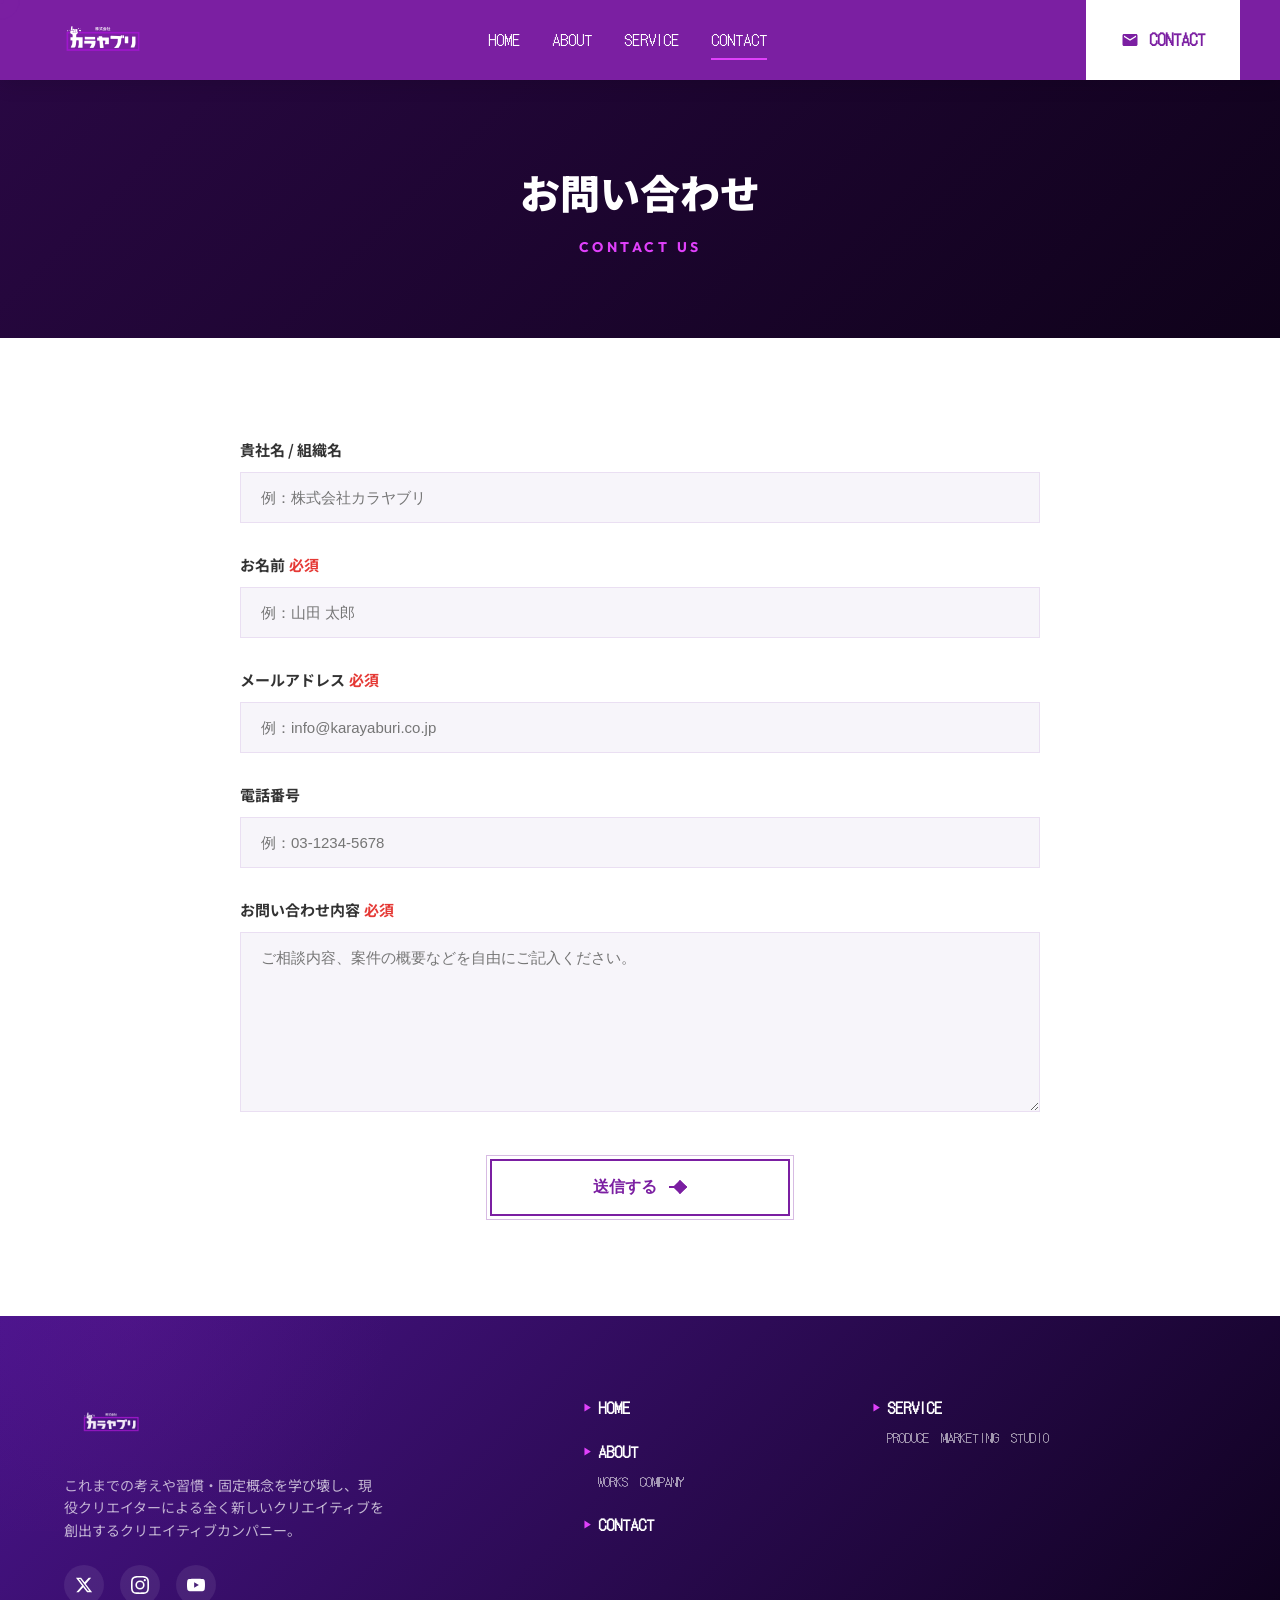
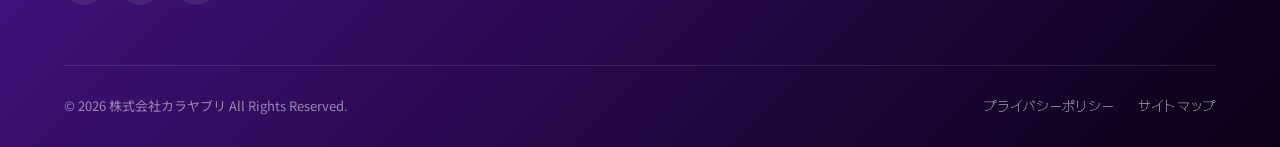
<file: contact.html>
<!DOCTYPE html>
<html lang="ja">
<head>
  <meta charset="UTF-8">
  <meta name="viewport" content="width=device-width, initial-scale=1.0">
  <title>お問い合わせ | 株式会社カラヤブリ</title>
  <meta name="description" content="株式会社カラヤブリへのお問い合わせページです。SNSプロデュース、マーケティング、映像制作のご相談など、お気軽にお問い合わせください。">
  <link rel="stylesheet" href="css/common.css?v=20260608">
  <link rel="stylesheet" href="css/pages.css?v=20260608">
</head>
<body>

  <!-- --- HEADER --- -->
  <header class="header">
    <div class="header-container">
      <a href="index.html" class="logo-link">
        <img src="assets/images/logo_outline.png" alt="株式会社カラヤブリ" class="logo-img">
      </a>
      
      <button class="hamburger-btn" aria-label="メニューを開く">
        <span></span>
        <span></span>
        <span></span>
      </button>

      <nav class="nav-menu">
        <div class="nav-item"><a href="index.html">HOME</a></div>
        <div class="nav-item"><a href="about.html">ABOUT</a></div>
        <div class="nav-item"><a href="service.html">SERVICE</a></div>
        <div class="nav-item active"><a href="contact.html">CONTACT</a></div>
        <a href="contact.html" class="nav-item-contact" style="display: none;">CONTACT</a>
      </nav>

      <a href="contact.html" class="header-contact-btn">
        <svg viewBox="0 0 24 24">
          <path d="M20 4H4c-1.1 0-1.99.9-1.99 2L2 18c0 1.1.9 2 2 2h16c1.1 0 2-.9 2-2V6c0-1.1-.9-2-2-2zm0 4l-8 5-8-5V6l8 5 8-5v2z"/>
        </svg>
        <span>CONTACT</span>
      </a>
    </div>
  </header>

  <!-- --- SUBPAGE HERO --- -->
  <section class="subpage-hero">
    <div class="container">
      <h1 class="subpage-title">お問い合わせ</h1>
      <p class="subpage-subtitle">Contact Us</p>
    </div>
  </section>

  <!-- --- CONTACT FORM SECTION --- -->
  <section class="contact-form-sec section-padding">
    <div class="container">
      <div class="contact-layout reveal-fade">
        <form id="contact-form" novalidate>
          <div class="form-group">
            <label for="form-company">貴社名 / 組織名</label>
            <input type="text" id="form-company" class="form-control" placeholder="例：株式会社カラヤブリ">
          </div>

          <div class="form-group">
            <label for="form-name">お名前<span>必須</span></label>
            <input type="text" id="form-name" class="form-control" placeholder="例：山田 太郎" required>
          </div>

          <div class="form-group">
            <label for="form-email">メールアドレス<span>必須</span></label>
            <input type="email" id="form-email" class="form-control" placeholder="例：info@karayaburi.co.jp" required>
          </div>

          <div class="form-group">
            <label for="form-phone">電話番号</label>
            <input type="tel" id="form-phone" class="form-control" placeholder="例：03-1234-5678">
          </div>

          <div class="form-group">
            <label for="form-message">お問い合わせ内容<span>必須</span></label>
            <textarea id="form-message" class="form-control" placeholder="ご相談内容、案件の概要などを自由にご記入ください。" required></textarea>
          </div>

          <div class="form-submit-wrap">
            <button type="submit" class="btn-yaburi form-submit-btn">
              <span>送信する</span>
              <span class="arrow"></span>
            </button>
          </div>
        </form>
      </div>
    </div>
  </section>

  <!-- --- SUCCESS MODAL --- -->
  <div class="modal-overlay" id="success-modal">
    <div class="modal-content">
      <div class="modal-icon">
        <svg viewBox="0 0 24 24">
          <path d="M9 16.17L4.83 12l-1.42 1.41L9 19 21 7l-1.41-1.41z"/>
        </svg>
      </div>
      <h3 class="modal-title">送信完了いたしました</h3>
      <p class="modal-text">
        お問い合わせいただきありがとうございます。<br>
        ご入力いただいたメールアドレス宛に自動返信メールをお送りしました。<br>
        担当者より2〜3営業日以内に追ってご連絡いたします。
      </p>
      <button class="btn-yaburi small-btn" id="close-modal" style="margin: 0 auto;">
        <span>閉じる</span>
      </button>
    </div>
  </div>

  <!-- --- FOOTER --- -->
  <footer class="footer">
    <div class="container">
      <div class="footer-main">
        <div class="footer-brand">
          <img src="assets/images/logo_outline.png" alt="株式会社カラヤブリ" class="footer-logo">
          <p class="desc">
            これまでの考えや習慣・固定概念を学び壊し、現役クリエイターによる全く新しいクリエイティブを創出するクリエイティブカンパニー。
          </p>
          <div class="footer-socials">
            <a href="#" class="footer-social-link" aria-label="X">
              <svg viewBox="0 0 24 24"><path d="M18.244 2.25h3.308l-7.227 8.26 8.502 11.24H16.17l-5.214-6.817L4.99 21.75H1.68l7.73-8.835L1.254 2.25H8.08l4.713 6.231zm-1.161 17.52h1.833L7.084 4.126H5.117z"/></svg>
            </a>
            <a href="#" class="footer-social-link" aria-label="Instagram">
              <svg viewBox="0 0 24 24"><path d="M12 2.163c3.204 0 3.584.012 4.85.07 3.252.148 4.771 1.691 4.919 4.919.058 1.265.069 1.645.069 4.849 0 3.205-.012 3.584-.069 4.849-.149 3.225-1.664 4.771-4.919 4.919-1.266.058-1.644.07-4.85.07-3.204 0-3.584-.012-4.849-.07-3.26-.149-4.771-1.699-4.919-4.92-.058-1.265-.07-1.644-.07-4.849 0-3.204.013-3.583.07-4.849.149-3.227 1.664-4.771 4.919-4.919 1.266-.057 1.645-.069 4.849-.069zM12 0C8.741 0 8.333.014 7.053.072 2.695.272.273 2.69.073 7.051.014 8.333 0 8.741 0 12c0 3.259.014 3.668.072 4.948.2 4.358 2.618 6.78 6.98 6.98 1.281.058 1.689.072 4.948.072 3.259 0 3.668-.014 4.948-.072 4.354-.2 6.782-2.618 6.979-6.98.059-1.28.073-1.689.073-4.948 0-3.259-.014-3.667-.072-4.947-.196-4.354-2.617-6.78-6.979-6.98C15.668.014 15.259 0 12 0zm0 5.838a6.162 6.162 0 100 12.324 6.162 6.162 0 000-12.324zM12 16a4 4 0 110-8 4 4 0 010 8zm6.406-11.845a1.44 1.44 0 100 2.881 1.44 1.44 0 000-2.881z"/></svg>
            </a>
            <a href="#" class="footer-social-link" aria-label="YouTube">
              <svg viewBox="0 0 24 24"><path d="M23.498 6.163a3.003 3.003 0 00-2.11-2.11C19.518 3.545 12 3.545 12 3.545s-7.518 0-9.388.508a3.003 3.003 0 00-2.11 2.11C0 8.033 0 12 0 12s0 3.967.502 5.837a3.003 3.003 0 002.11 2.11c1.87.508 9.388.508 9.388.508s7.518 0 9.388-.508a3.003 3.003 0 002.11-2.11C24 15.967 24 12 24 12s0-3.967-.502-5.837zM9.545 15.568V8.432L15.818 12l-6.273 3.568z"/></svg>
            </a>
          </div>
        </div>

        <!-- Hierarchy Links -->
        <div class="footer-hierarchy-col">
          <div class="footer-hierarchy-group">
            <a href="index.html" class="footer-hierarchy-parent">HOME</a>
          </div>
          <div class="footer-hierarchy-group">
            <a href="about.html" class="footer-hierarchy-parent">ABOUT</a>
            <div class="footer-hierarchy-children">
              <a href="about.html#works" class="footer-hierarchy-child">WORKS</a>
              <a href="about.html#company" class="footer-hierarchy-child">COMPANY</a>
            </div>
          </div>
          <div class="footer-hierarchy-group">
            <a href="contact.html" class="footer-hierarchy-parent">CONTACT</a>
          </div>
        </div>

        <div class="footer-hierarchy-col">
          <div class="footer-hierarchy-group">
            <a href="service.html" class="footer-hierarchy-parent">SERVICE</a>
            <div class="footer-hierarchy-children">
              <a href="service.html#produce" class="footer-hierarchy-child">PRODUCE</a>
              <a href="service.html#marketing" class="footer-hierarchy-child">MARKETING</a>
              <a href="service.html#video" class="footer-hierarchy-child">STUDIO</a>
            </div>
          </div>
        </div>
      </div>

      <div class="footer-bottom">
        <p class="copyright">&copy; 2026 株式会社カラヤブリ All Rights Reserved.</p>
        <div class="footer-bottom-links">
          <a href="#" class="footer-bottom-link">プライバシーポリシー</a>
          <a href="#" class="footer-bottom-link">サイトマップ</a>
        </div>
      </div>
    </div>
  </footer>

  <script src="js/main.js?v=20260608"></script>
</body>
</html>
</file>
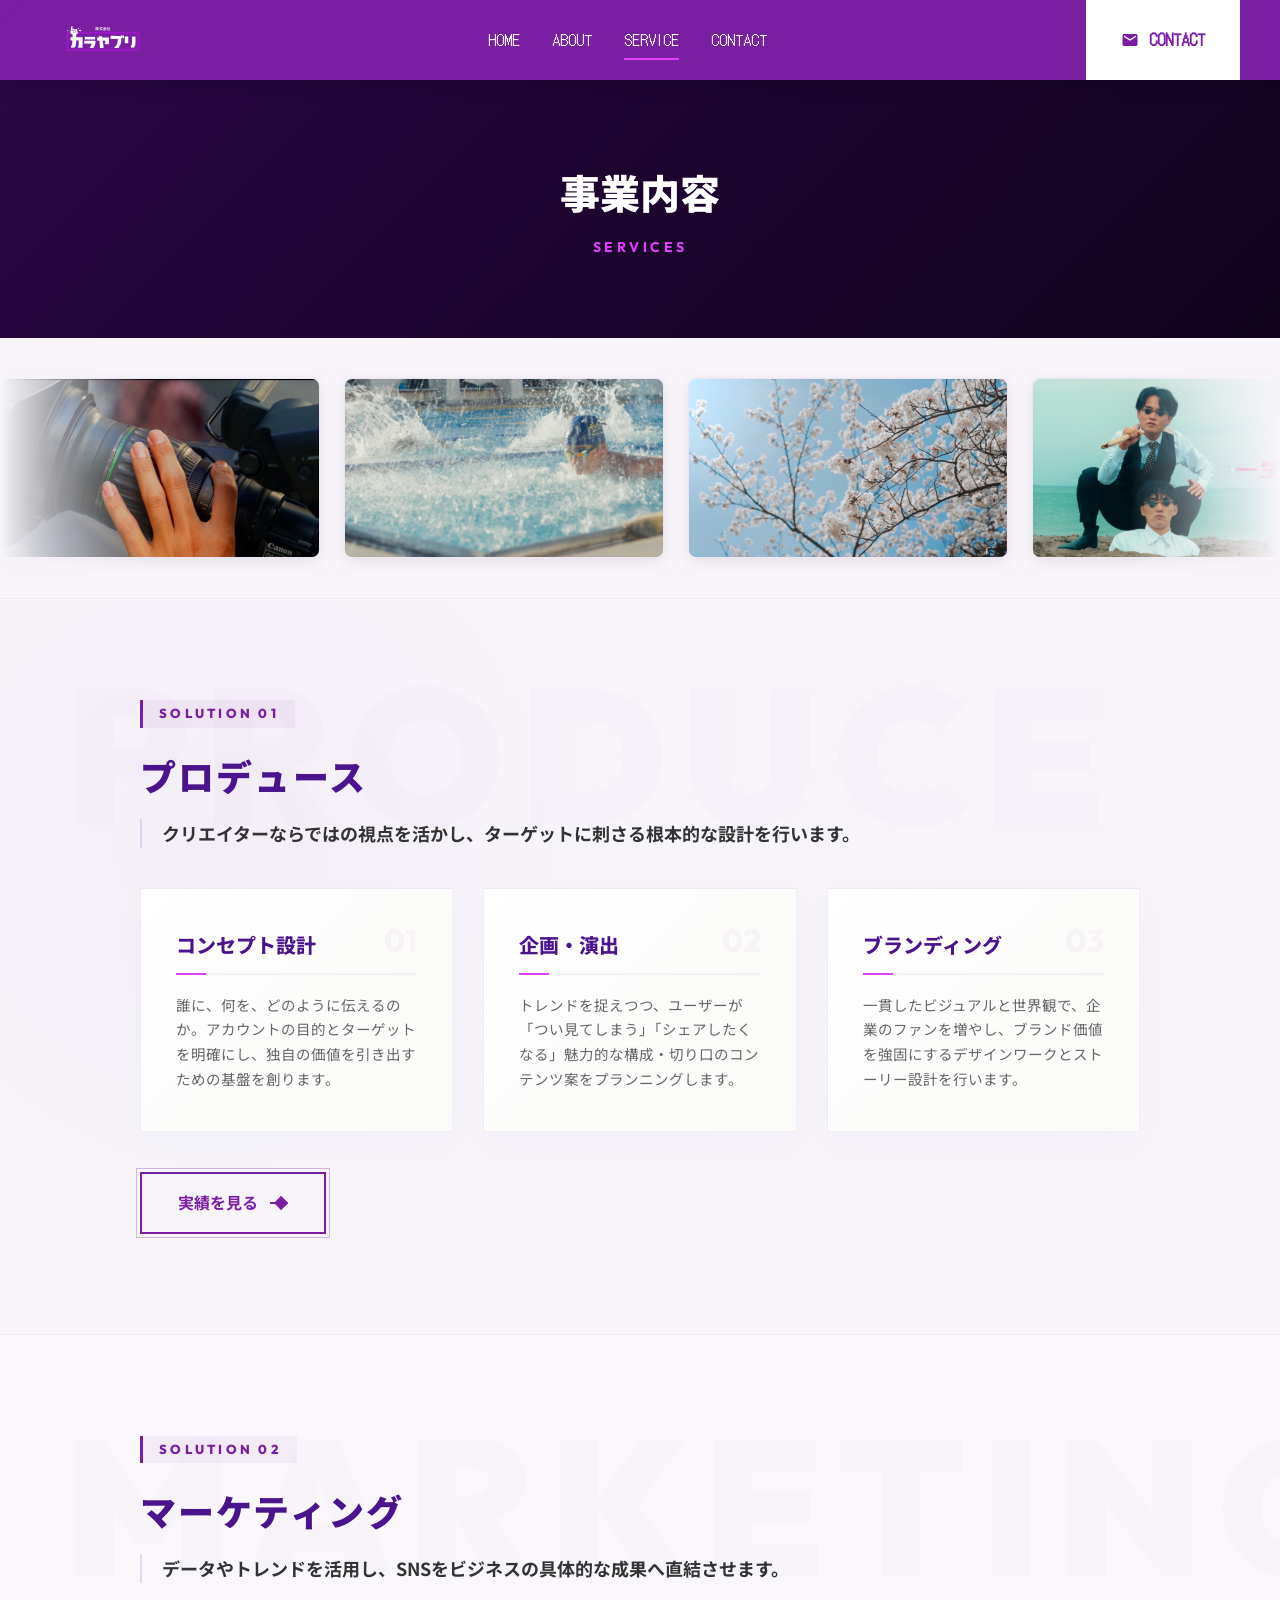
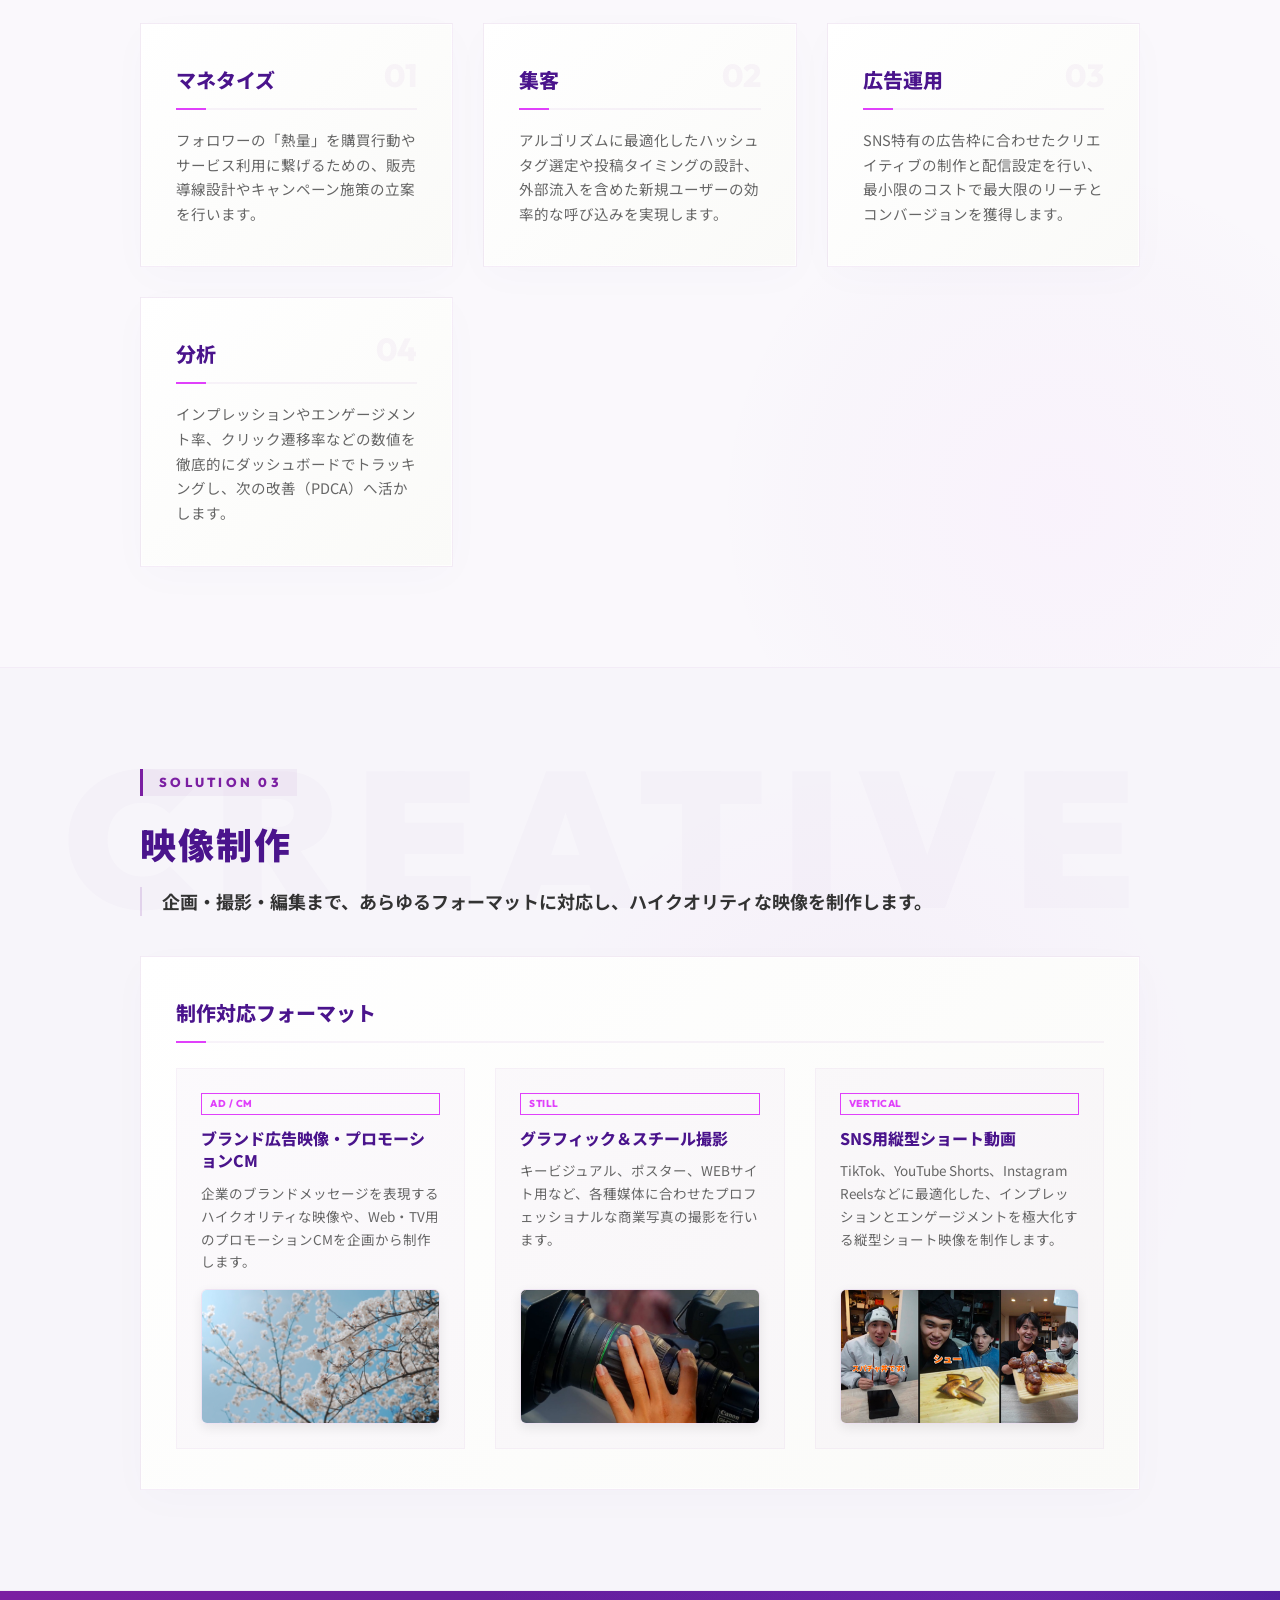
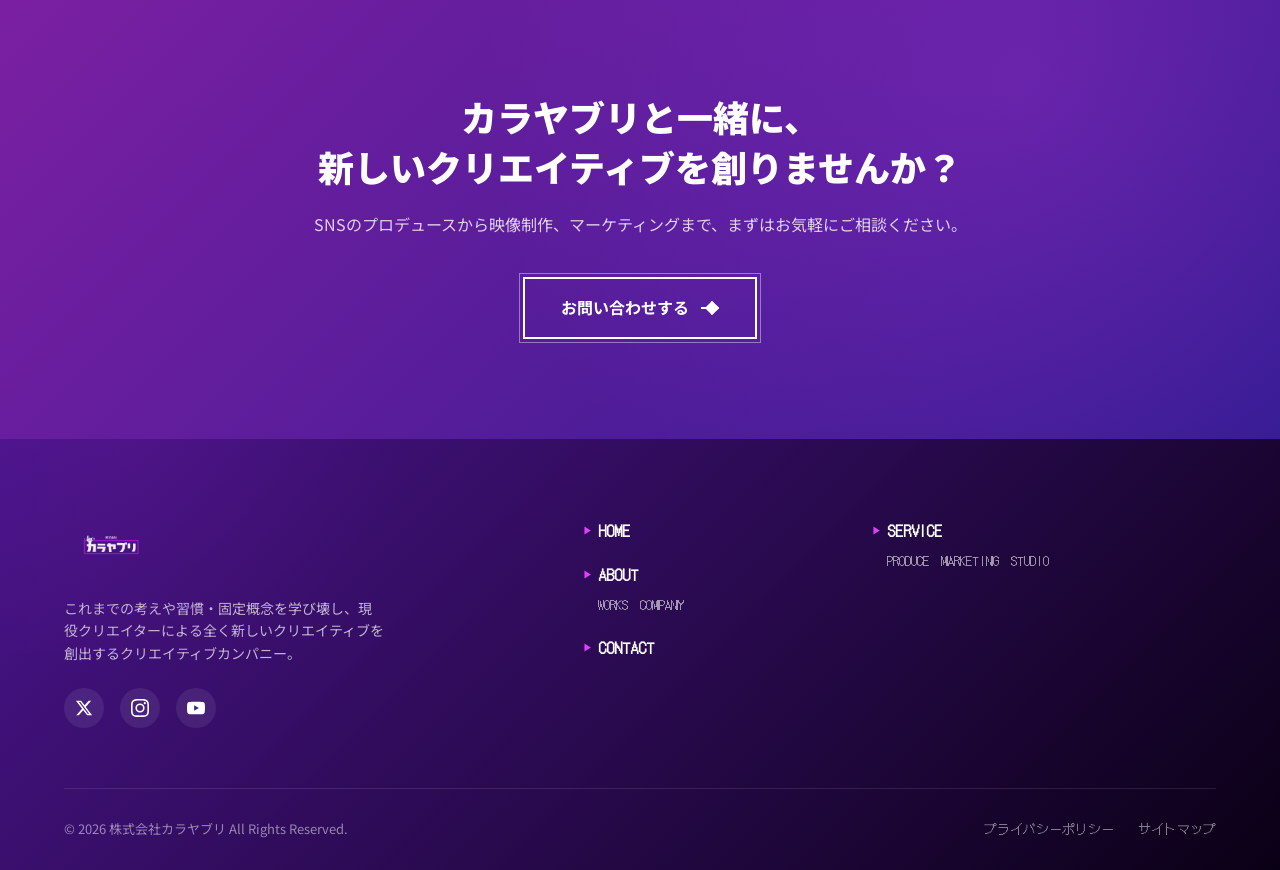
<file: service.html>
<!DOCTYPE html>
<html lang="ja">

<head>
  <meta charset="UTF-8">
  <meta name="viewport" content="width=device-width, initial-scale=1.0">
  <title>事業内容 | 株式会社カラヤブリ</title>
  <meta name="description"
    content="株式会社カラヤブリが提供する3つのソリューション（プロデュース、マーケティング、映像制作）について詳細にご紹介します。SNSに関することをワンストップでサポートします。">
  <link rel="stylesheet" href="css/common.css?v=20260608">
  <link rel="stylesheet" href="css/pages.css?v=20260622-6">
</head>

<body>

  <!-- --- HEADER --- -->
  <header class="header">
    <div class="header-container">
      <a href="index.html" class="logo-link">
        <img src="assets/images/logo_outline.png" alt="株式会社カラヤブリ" class="logo-img">
      </a>

      <button class="hamburger-btn" aria-label="メニューを開く">
        <span></span>
        <span></span>
        <span></span>
      </button>

      <nav class="nav-menu">
        <div class="nav-item"><a href="index.html">HOME</a></div>
        <div class="nav-item"><a href="about.html">ABOUT</a></div>
        <div class="nav-item active"><a href="service.html">SERVICE</a></div>
        <div class="nav-item"><a href="contact.html">CONTACT</a></div>
        <a href="contact.html" class="nav-item-contact" style="display: none;">CONTACT</a>
      </nav>

      <a href="contact.html" class="header-contact-btn">
        <svg viewBox="0 0 24 24">
          <path
            d="M20 4H4c-1.1 0-1.99.9-1.99 2L2 18c0 1.1.9 2 2 2h16c1.1 0 2-.9 2-2V6c0-1.1-.9-2-2-2zm0 4l-8 5-8-5V6l8 5 8-5v2z" />
        </svg>
        <span>CONTACT</span>
      </a>
    </div>
  </header>

  <!-- --- SUBPAGE HERO --- -->
  <section class="subpage-hero">
    <div class="container">
      <h1 class="subpage-title">事業内容</h1>
      <p class="subpage-subtitle">Services</p>
    </div>
  </section>

  <!-- --- IMAGE FLOW GALLERY --- -->
  <section class="service-flow-gallery">
    <div class="flow-track">
      <div class="flow-list">
        <div class="flow-item"><img src="assets/images/flow_camera.png" alt="Camera Work"></div>
        <div class="flow-item"><img src="assets/images/flow_swimming.jpg" alt="Swimming Event"></div>
        <div class="flow-item"><img src="assets/images/flow_cherry.jpg" alt="Creative Scene"></div>
        <div class="flow-item"><img src="assets/images/flow_beach.jpg" alt="MV Production"></div>
      </div>
      <div class="flow-list">
        <div class="flow-item"><img src="assets/images/flow_camera.png" alt="Camera Work"></div>
        <div class="flow-item"><img src="assets/images/flow_swimming.jpg" alt="Swimming Event"></div>
        <div class="flow-item"><img src="assets/images/flow_cherry.jpg" alt="Creative Scene"></div>
        <div class="flow-item"><img src="assets/images/flow_beach.jpg" alt="MV Production"></div>
      </div>
    </div>
  </section>

  <!-- --- SERVICE BLOCKS --- -->
  <!-- Block 1: Produce -->
  <section class="service-block section-padding" id="produce" data-bg-text="PRODUCE">
    <div class="container">
      <div class="service-block-grid text-only-rich">
        <div class="reveal-fade service-block-content">
          <span class="service-block-num">SOLUTION 01</span>
          <h3>プロデュース</h3>
          <p class="service-block-lead">クリエイターならではの視点を活かし、ターゲットに刺さる根本的な設計を行います。</p>

          <div class="service-detail-list boxed-cards">
            <div class="service-detail-item">
              <h4>コンセプト設計</h4>
              <p>誰に、何を、どのように伝えるのか。アカウントの目的とターゲットを明確にし、独自の価値を引き出すための基盤を創ります。</p>
            </div>
            <div class="service-detail-item">
              <h4>企画・演出</h4>
              <p>トレンドを捉えつつ、ユーザーが「つい見てしまう」「シェアしたくなる」魅力的な構成・切り口のコンテンツ案をプランニングします。</p>
            </div>
            <div class="service-detail-item">
              <h4>ブランディング</h4>
              <p>一貫したビジュアルと世界観で、企業のファンを増やし、ブランド価値を強固にするデザインワークとストーリー設計を行います。</p>
            </div>
          </div>

          <div class="service-action-btn-wrap" style="margin-top: 40px;">
            <a href="about.html#works" class="btn-yaburi">
              <span>実績を見る</span>
              <span class="arrow"></span>
            </a>
          </div>
        </div>
      </div>
    </div>
  </section>

  <!-- Block 2: Marketing -->
  <section class="service-block section-padding" id="marketing" data-bg-text="MARKETING">
    <div class="container">
      <div class="service-block-grid text-only-rich">
        <div class="reveal-fade service-block-content">
          <span class="service-block-num">SOLUTION 02</span>
          <h3>マーケティング</h3>
          <p class="service-block-lead">データやトレンドを活用し、SNSをビジネスの具体的な成果へ直結させます。</p>

          <div class="service-detail-list boxed-cards">
            <div class="service-detail-item">
              <h4>マネタイズ</h4>
              <p>フォロワーの「熱量」を購買行動やサービス利用に繋げるための、販売導線設計やキャンペーン施策の立案を行います。</p>
            </div>
            <div class="service-detail-item">
              <h4>集客</h4>
              <p>アルゴリズムに最適化したハッシュタグ選定や投稿タイミングの設計、外部流入を含めた新規ユーザーの効率的な呼び込みを実現します。</p>
            </div>
            <div class="service-detail-item">
              <h4>広告運用</h4>
              <p>SNS特有の広告枠に合わせたクリエイティブの制作と配信設定を行い、最小限のコストで最大限のリーチとコンバージョンを獲得します。</p>
            </div>
            <div class="service-detail-item">
              <h4>分析</h4>
              <p>インプレッションやエンゲージメント率、クリック遷移率などの数値を徹底的にダッシュボードでトラッキングし、次の改善（PDCA）へ活かします。</p>
            </div>
          </div>
        </div>
      </div>
    </div>
  </section>

  <!-- Block 3: Video Production -->
  <section class="service-block section-padding" id="video" data-bg-text="CREATIVE">
    <div class="container">
      <div class="service-block-grid text-only-rich">
        <div class="reveal-fade service-block-content">
          <span class="service-block-num">SOLUTION 03</span>
          <h3>映像制作</h3>
          <p class="service-block-lead">企画・撮影・編集まで、あらゆるフォーマットに対応し、ハイクオリティな映像を制作します。</p>

          <div class="service-detail-list boxed-cards single-card">
            <div class="service-detail-item format-list-card">
              <h4>制作対応フォーマット</h4>
              <ul class="format-grid">
                <li>
                  <div class="format-card-body">
                    <span class="format-tag">AD / CM</span>
                    <strong>ブランド広告映像・プロモーションCM</strong>
                    <p>企業のブランドメッセージを表現するハイクオリティな映像や、Web・TV用のプロモーションCMを企画から制作します。</p>
                  </div>
                  <div class="format-img-wrapper"
                    style="margin-top: 16px; border-radius: 6px; overflow: hidden; box-shadow: 0 4px 12px rgba(0,0,0,0.08); border: 1px solid rgba(123,31,162,0.1); width: 100%; aspect-ratio: 16/9; position: relative;">
                    <img src="assets/images/service_ad_bg.jpg" alt="ブランド広告映像・プロモーションCM 参考画像"
                      style="width: 100%; height: 100%; object-fit: cover; display: block; transition: transform 0.4s ease;">
                  </div>
                </li>
                <li>
                  <div class="format-card-body">
                    <span class="format-tag">STILL</span>
                    <strong>グラフィック＆スチール撮影</strong>
                    <p>キービジュアル、ポスター、WEBサイト用など、各種媒体に合わせたプロフェッショナルな商業写真の撮影を行います。</p>
                  </div>
                  <div class="format-img-wrapper"
                    style="margin-top: 16px; border-radius: 6px; overflow: hidden; box-shadow: 0 4px 12px rgba(0,0,0,0.08); border: 1px solid rgba(123,31,162,0.1); width: 100%; aspect-ratio: 16/9; position: relative;">
                    <img src="assets/images/service_still.jpg" alt="グラフィック＆スチール撮影 参考画像" class="crop-letterbox"
                      style="width: 100%; height: 100%; object-fit: cover; display: block; transform: scale(1.35); transition: transform 0.4s ease;">
                  </div>
                </li>
                <li>
                  <div class="format-card-body">
                    <span class="format-tag">VERTICAL</span>
                    <strong>SNS用縦型ショート動画</strong>
                    <p>TikTok、YouTube Shorts、Instagram Reelsなどに最適化した、インプレッションとエンゲージメントを極大化する縦型ショート映像を制作します。</p>
                  </div>
                  <div class="format-img-wrapper"
                    style="margin-top: 16px; border-radius: 6px; overflow: hidden; box-shadow: 0 4px 12px rgba(0,0,0,0.08); border: 1px solid rgba(123,31,162,0.1); width: 100%; aspect-ratio: 16/9; position: relative;">
                    <img src="assets/images/service_vertical.png" alt="SNS用縦型ショート動画 参考画像"
                      style="width: 100%; height: 100%; object-fit: cover; display: block; transition: transform 0.4s ease;">
                  </div>
                </li>
              </ul>
            </div>
          </div>
        </div>
      </div>
    </div>
  </section>

  <!-- --- CONTACT BANNER --- -->
  <section class="contact-banner section-padding">
    <div class="container reveal-fade">
      <div class="contact-banner-inner">
        <h2 class="banner-title">カラヤブリと一緒に、<br>新しいクリエイティブを創りませんか？</h2>
        <p class="banner-text">SNSのプロデュースから映像制作、マーケティングまで、まずはお気軽にご相談ください。</p>
        <a href="contact.html" class="btn-yaburi white-ver">
          <span>お問い合わせする</span>
          <span class="arrow"></span>
        </a>
      </div>
    </div>
  </section>

  <!-- --- FOOTER --- -->
  <footer class="footer">
    <div class="container">
      <div class="footer-main">
        <div class="footer-brand">
          <img src="assets/images/logo_outline.png" alt="株式会社カラヤブリ" class="footer-logo">
          <p class="desc">
            これまでの考えや習慣・固定概念を学び壊し、現役クリエイターによる全く新しいクリエイティブを創出するクリエイティブカンパニー。
          </p>
          <div class="footer-socials">
            <a href="#" class="footer-social-link" aria-label="X">
              <svg viewBox="0 0 24 24">
                <path
                  d="M18.244 2.25h3.308l-7.227 8.26 8.502 11.24H16.17l-5.214-6.817L4.99 21.75H1.68l7.73-8.835L1.254 2.25H8.08l4.713 6.231zm-1.161 17.52h1.833L7.084 4.126H5.117z" />
              </svg>
            </a>
            <a href="#" class="footer-social-link" aria-label="Instagram">
              <svg viewBox="0 0 24 24">
                <path
                  d="M12 2.163c3.204 0 3.584.012 4.85.07 3.252.148 4.771 1.691 4.919 4.919.058 1.265.069 1.645.069 4.849 0 3.205-.012 3.584-.069 4.849-.149 3.225-1.664 4.771-4.919 4.919-1.266.058-1.644.07-4.85.07-3.204 0-3.584-.012-4.849-.07-3.26-.149-4.771-1.699-4.919-4.92-.058-1.265-.07-1.644-.07-4.849 0-3.204.013-3.583.07-4.849.149-3.227 1.664-4.771 4.919-4.919 1.266-.057 1.645-.069 4.849-.069zM12 0C8.741 0 8.333.014 7.053.072 2.695.272.273 2.69.073 7.051.014 8.333 0 8.741 0 12c0 3.259.014 3.668.072 4.948.2 4.358 2.618 6.78 6.98 6.98 1.281.058 1.689.072 4.948.072 3.259 0 3.668-.014 4.948-.072 4.354-.2 6.782-2.618 6.979-6.98.059-1.28.073-1.689.073-4.948 0-3.259-.014-3.667-.072-4.947-.196-4.354-2.617-6.78-6.979-6.98C15.668.014 15.259 0 12 0zm0 5.838a6.162 6.162 0 100 12.324 6.162 6.162 0 000-12.324zM12 16a4 4 0 110-8 4 4 0 010 8zm6.406-11.845a1.44 1.44 0 100 2.881 1.44 1.44 0 000-2.881z" />
              </svg>
            </a>
            <a href="#" class="footer-social-link" aria-label="YouTube">
              <svg viewBox="0 0 24 24">
                <path
                  d="M23.498 6.163a3.003 3.003 0 00-2.11-2.11C19.518 3.545 12 3.545 12 3.545s-7.518 0-9.388.508a3.003 3.003 0 00-2.11 2.11C0 8.033 0 12 0 12s0 3.967.502 5.837a3.003 3.003 0 002.11 2.11c1.87.508 9.388.508 9.388.508s7.518 0 9.388-.508a3.003 3.003 0 002.11-2.11C24 15.967 24 12 24 12s0-3.967-.502-5.837zM9.545 15.568V8.432L15.818 12l-6.273 3.568z" />
              </svg>
            </a>
          </div>
        </div>

        <!-- Hierarchy Links -->
        <div class="footer-hierarchy-col">
          <div class="footer-hierarchy-group">
            <a href="index.html" class="footer-hierarchy-parent">HOME</a>
          </div>
          <div class="footer-hierarchy-group">
            <a href="about.html" class="footer-hierarchy-parent">ABOUT</a>
            <div class="footer-hierarchy-children">
              <a href="about.html#works" class="footer-hierarchy-child">WORKS</a>
              <a href="about.html#company" class="footer-hierarchy-child">COMPANY</a>
            </div>
          </div>
          <div class="footer-hierarchy-group">
            <a href="contact.html" class="footer-hierarchy-parent">CONTACT</a>
          </div>
        </div>

        <div class="footer-hierarchy-col">
          <div class="footer-hierarchy-group">
            <a href="service.html" class="footer-hierarchy-parent">SERVICE</a>
            <div class="footer-hierarchy-children">
              <a href="service.html#produce" class="footer-hierarchy-child">PRODUCE</a>
              <a href="service.html#marketing" class="footer-hierarchy-child">MARKETING</a>
              <a href="service.html#video" class="footer-hierarchy-child">STUDIO</a>
            </div>
          </div>
        </div>
      </div>

      <div class="footer-bottom">
        <p class="copyright">&copy; 2026 株式会社カラヤブリ All Rights Reserved.</p>
        <div class="footer-bottom-links">
          <a href="#" class="footer-bottom-link">プライバシーポリシー</a>
          <a href="#" class="footer-bottom-link">サイトマップ</a>
        </div>
      </div>
    </div>
  </footer>

  <script src="js/main.js?v=20260608"></script>
</body>

</html>
</file>
<file: css/common.css>
@import url('https://fonts.googleapis.com/css2?family=DotGothic16&family=Noto+Sans+JP:wght@300;400;500;700;900&family=Outfit:wght@300;400;600;800&display=swap');

/* --- CSS Variables --- */
:root {
  --primary-color: #7B1FA2;      /* ディープパープル */
  --primary-light: #9C27B0;
  --primary-dark: #4A148C;
  --accent-color: #E040FB;       /* ネオンバイオレット */
  --base-color: #FFFFFF;
  --bg-color: #F7F5FA;           /* 極めて薄いグレー・パープル */
  --text-dark: #333333;
  --text-muted: #666666;
  --text-light: #FFFFFF;
  --font-jp: 'Noto Sans JP', sans-serif;
  --font-en: 'Outfit', sans-serif;
  --font-pixel: 'DotGothic16', sans-serif;
  --transition-smooth: all 0.4s cubic-bezier(0.25, 1, 0.5, 1);
  --transition-fast: all 0.2s ease;
  --header-height: 80px;
}

/* --- Reset & Base Styles --- */
*, *::before, *::after {
  box-sizing: border-box;
  margin: 0;
  padding: 0;
}

html {
  scroll-behavior: smooth;
  font-size: 16px;
}

body {
  font-family: var(--font-jp);
  background-color: var(--bg-color);
  color: var(--text-dark);
  line-height: 1.6;
  overflow-x: hidden;
  -webkit-font-smoothing: antialiased;
}

a {
  color: inherit;
  text-decoration: none;
  transition: var(--transition-fast);
}

img {
  max-width: 100%;
  height: auto;
  display: block;
}

li {
  list-style: none;
}

/* --- Layout Containers --- */
.container {
  max-width: 1200px;
  margin: 0 auto;
  padding: 0 24px;
  width: 100%;
}

.section-padding {
  padding: 100px 0;
}

/* --- Custom Scrollbar --- */
::-webkit-scrollbar {
  width: 8px;
}
::-webkit-scrollbar-track {
  background: var(--bg-color);
}
::-webkit-scrollbar-thumb {
  background: var(--primary-light);
  border-radius: 4px;
}
::-webkit-scrollbar-thumb:hover {
  background: var(--primary-color);
}

/* --- Mouse Stalker (Custom Cursor) --- */
.mouse-stalker-dot,
.mouse-stalker-circle {
  position: fixed;
  top: 0;
  left: 0;
  border-radius: 50%;
  pointer-events: none;
  z-index: 9999;
  transform: translate(-50%, -50%);
  transition: width 0.3s, height 0.3s, background-color 0.3s, border-color 0.3s;
}

.mouse-stalker-dot {
  width: 8px;
  height: 8px;
  background-color: var(--primary-color);
}

.mouse-stalker-circle {
  width: 40px;
  height: 40px;
  border: 1px solid rgba(123, 31, 162, 0.4);
  will-change: transform;
}

/* Cursor Hover States */
body.cursor-hover .mouse-stalker-dot {
  width: 4px;
  height: 4px;
  background-color: var(--accent-color);
}

body.cursor-hover .mouse-stalker-circle {
  width: 60px;
  height: 60px;
  border-color: var(--accent-color);
  background-color: rgba(224, 64, 251, 0.05);
  box-shadow: 0 0 15px rgba(224, 64, 251, 0.3);
}

/* Add view badge inside stalker */
.mouse-stalker-circle::after {
  content: '';
  position: absolute;
  top: 50%;
  left: 50%;
  transform: translate(-50%, -50%);
  font-family: var(--font-en);
  font-size: 10px;
  font-weight: 800;
  color: var(--accent-color);
  letter-spacing: 0.1em;
  opacity: 0;
  transition: opacity 0.3s;
}

body.cursor-hover-view .mouse-stalker-circle::after {
  content: 'VIEW';
  opacity: 1;
}

body.cursor-hover-play .mouse-stalker-circle::after {
  content: 'PLAY';
  opacity: 1;
}

@media (max-width: 1024px) {
  /* Disable custom cursor on touch devices */
  .mouse-stalker-dot,
  .mouse-stalker-circle {
    display: none !important;
  }
}

/* --- Header Styles --- */
.header {
  position: fixed;
  top: 0;
  left: 0;
  width: 100%;
  height: var(--header-height);
  background-color: var(--primary-color); /* 紫に変更 */
  backdrop-filter: blur(10px);
  -webkit-backdrop-filter: blur(10px);
  z-index: 1000;
  box-shadow: 0 2px 20px rgba(0, 0, 0, 0.15);
  transition: var(--transition-smooth);
}

.header.header-scrolled {
  height: 70px;
  background-color: var(--primary-dark); /* スクロール後は深い紫 */
  box-shadow: 0 4px 30px rgba(0, 0, 0, 0.2);
}

.header-container {
  display: flex;
  justify-content: space-between;
  align-items: center;
  height: 100%;
  max-width: 1440px;
  margin: 0 auto;
  padding: 0 40px;
  position: relative;
}

.logo-link {
  display: flex;
  align-items: center;
  height: 100%;
}

.logo-img {
  height: 100%;
  max-height: 80px;
  padding: 4px 0;
  object-fit: contain;
  transition: var(--transition-smooth);
}

.header-scrolled .logo-img {
  height: 100%;
  max-height: 70px;
  padding: 2px 0;
}

.nav-menu {
  display: flex;
  align-items: center;
  gap: 32px;
  height: 100%;
}

.nav-item {
  position: relative;
  font-family: var(--font-pixel); /* ピクセル風フォント */
  font-weight: 500;
  font-size: 15px;
  color: var(--text-light); /* 文字色を白に変更 */
}

.nav-item a {
  padding: 8px 0;
  display: inline-block;
}

.nav-item a::after {
  content: '';
  position: absolute;
  bottom: 0;
  left: 0;
  width: 0;
  height: 2px;
  background-color: var(--accent-color); /* アンダーラインをネオンバイオレットに */
  transition: var(--transition-smooth);
}

.nav-item:hover a::after,
.nav-item.active a::after {
  width: 100%;
}

/* Contact Button inside Header */
.header-contact-btn {
  display: flex;
  align-items: center;
  justify-content: center;
  gap: 10px;
  background-color: var(--base-color); /* ボタン背景を白に変更 */
  color: var(--primary-color) !important; /* テキスト色を紫に */
  font-family: var(--font-pixel); /* ピクセル風フォント */
  font-weight: 600;
  height: 100%;
  padding: 0 35px;
  transition: var(--transition-smooth);
  position: relative;
  overflow: hidden;
}

.header-contact-btn::before {
  content: '';
  position: absolute;
  top: 0;
  left: -100%;
  width: 100%;
  height: 100%;
  background: linear-gradient(90deg, transparent, rgba(255, 255, 255, 0.2), transparent);
  transition: 0.5s;
}

.header-contact-btn:hover {
  background-color: var(--accent-color); /* ホバー時はネオンバイオレット */
  color: var(--text-light) !important; /* 白文字に */
  box-shadow: 0 0 20px rgba(224, 64, 251, 0.6);
}

.header-contact-btn:hover::before {
  left: 100%;
}

.header-contact-btn svg {
  width: 18px;
  height: 18px;
  fill: currentColor;
  transition: var(--transition-smooth);
}

.header-contact-btn:hover svg {
  transform: scale(1.1) rotate(-5deg);
}

/* Hamburger Menu Button */
.hamburger-btn {
  display: none;
  flex-direction: column;
  justify-content: space-between;
  width: 30px;
  height: 20px;
  background: transparent;
  border: none;
  cursor: pointer;
  z-index: 1100;
}

.hamburger-btn span {
  display: block;
  width: 100%;
  height: 2px;
  background-color: var(--text-light); /* 白に変更 */
  transition: var(--transition-smooth);
  transform-origin: left center;
}

/* --- Mobile Menu --- */
@media (max-width: 1024px) {
  .header-container {
    padding: 0 24px;
  }
  .nav-menu {
    position: fixed;
    top: 0;
    right: -100%;
    width: 80%;
    max-width: 400px;
    height: 100vh;
    background-color: rgba(255, 255, 255, 0.98);
    box-shadow: -10px 0 30px rgba(0, 0, 0, 0.1);
    flex-direction: column;
    justify-content: center;
    align-items: flex-start;
    padding: 100px 40px;
    gap: 24px;
    transition: var(--transition-smooth);
  }

  .nav-menu.active {
    right: 0;
  }

  .nav-item {
    width: 100%;
    font-size: 20px;
    color: var(--text-dark);
  }

  .header-contact-btn {
    display: none; /* In mobile, place contact in navigation menu or footer */
  }

  .nav-item-contact {
    display: flex !important;
    width: 100%;
    background-color: var(--primary-color);
    color: #fff !important;
    padding: 15px;
    border-radius: 8px;
    justify-content: center;
    align-items: center;
    font-size: 18px;
    margin-top: 20px;
  }

  .hamburger-btn {
    display: flex;
  }

  .hamburger-btn.active span {
    background-color: var(--text-dark);
  }

  .hamburger-btn.active span:nth-child(1) {
    transform: rotate(45deg);
  }
  .hamburger-btn.active span:nth-child(2) {
    opacity: 0;
  }
  .hamburger-btn.active span:nth-child(3) {
    transform: rotate(-45deg);
  }
}

/* --- Footer Styles --- */
.footer {
  background: linear-gradient(135deg, #4A148C 0%, #0A0015 100%);
  color: var(--text-light);
  padding: 80px 0 30px;
  position: relative;
  overflow: hidden;
}

.footer::before {
  content: '';
  position: absolute;
  top: -50%;
  left: -20%;
  width: 60%;
  height: 100%;
  background: radial-gradient(circle, rgba(123, 31, 162, 0.15) 0%, transparent 60%);
  pointer-events: none;
}

.footer-main {
  display: grid;
  grid-template-columns: 2fr 1fr 1.5fr;
  gap: 60px;
  margin-bottom: 60px;
}

@media (max-width: 768px) {
  .footer-main {
    grid-template-columns: 1fr;
    gap: 40px;
  }
}

.footer-brand .footer-logo {
  height: 54px;
  margin-bottom: 24px;
}

.footer-brand .desc {
  font-size: 14px;
  color: rgba(255, 255, 255, 0.7);
  max-width: 320px;
  margin-bottom: 24px;
}

.footer-socials {
  display: flex;
  gap: 16px;
}

.footer-social-link {
  width: 40px;
  height: 40px;
  border-radius: 50%;
  background-color: rgba(255, 255, 255, 0.08);
  display: flex;
  align-items: center;
  justify-content: center;
  transition: var(--transition-smooth);
}

.footer-social-link:hover {
  background-color: var(--accent-color);
  transform: translateY(-3px);
  box-shadow: 0 0 15px rgba(224, 64, 251, 0.6);
}

.footer-social-link svg {
  width: 18px;
  height: 18px;
  fill: var(--text-light);
}

.footer-links-title {
  font-family: var(--font-pixel); /* ピクセル風フォント */
  font-size: 16px;
  font-weight: 700;
  margin-bottom: 24px;
  position: relative;
  padding-bottom: 8px;
}

.footer-links-title::after {
  content: '';
  position: absolute;
  bottom: 0;
  left: 0;
  width: 30px;
  height: 2px;
  background-color: var(--accent-color);
}

.footer-links-list {
  display: flex;
  flex-direction: column;
  gap: 12px;
}

.footer-link-item {
  font-family: var(--font-pixel); /* ピクセル風フォント */
  font-size: 14px;
  color: rgba(255, 255, 255, 0.7);
  transition: var(--transition-fast);
}

.footer-link-item:hover {
  color: var(--accent-color);
  padding-left: 5px;
}

/* Footer Hierarchy Links */
.footer-hierarchy-col {
  display: flex;
  flex-direction: column;
  gap: 20px;
}

.footer-hierarchy-group {
  display: flex;
  flex-direction: column;
  gap: 8px;
}

.footer-hierarchy-parent {
  font-family: var(--font-pixel); /* ピクセル風フォント */
  font-weight: 700;
  font-size: 15px;
  color: var(--text-light);
  display: flex;
  align-items: center;
  gap: 6px;
}

.footer-hierarchy-parent::before {
  content: '▶';
  font-size: 9px;
  color: var(--accent-color);
}

.footer-hierarchy-children {
  display: flex;
  flex-wrap: wrap;
  gap: 12px;
  padding-left: 15px;
}

.footer-hierarchy-child {
  font-family: var(--font-pixel); /* ピクセル風フォント */
  font-size: 13px;
  color: rgba(255, 255, 255, 0.6);
}

.footer-hierarchy-child:hover {
  color: var(--accent-color);
}

.footer-bottom {
  border-top: 1px solid rgba(255, 255, 255, 0.1);
  padding-top: 30px;
  display: flex;
  justify-content: space-between;
  align-items: center;
  flex-wrap: wrap;
  gap: 20px;
}

.footer-bottom .copyright {
  font-size: 13px;
  color: rgba(255, 255, 255, 0.5);
}

.footer-bottom-links {
  display: flex;
  gap: 24px;
}

.footer-bottom-link {
  font-family: var(--font-pixel); /* ピクセル風フォント */
  font-size: 13px;
  color: rgba(255, 255, 255, 0.5);
}

.footer-bottom-link:hover {
  color: var(--accent-color);
}

@media (max-width: 768px) {
  .footer-bottom {
    flex-direction: column-reverse;
    align-items: center;
    text-align: center;
  }
}

/* --- Common UI Components & Shatter Effect --- */
/* Common Sections Heading */
.section-title-wrap {
  text-align: center;
  margin-bottom: 60px;
  position: relative;
}

.section-title {
  font-family: var(--font-jp);
  font-weight: 900;
  font-size: 36px;
  letter-spacing: 0.05em;
  color: var(--text-dark);
  display: inline-block;
  position: relative;
  z-index: 1;
}

.section-title span {
  color: var(--primary-color);
}

.section-subtitle {
  font-family: var(--font-en);
  font-weight: 800;
  font-size: 14px;
  color: var(--accent-color);
  letter-spacing: 0.2em;
  text-transform: uppercase;
  margin-bottom: 8px;
}

/* Shatter Effect Button (KARA-YABURI style) */
.btn-yaburi {
  display: inline-flex;
  align-items: center;
  justify-content: center;
  gap: 12px;
  background-color: transparent;
  color: var(--primary-color);
  font-weight: 700;
  font-size: 16px;
  padding: 16px 36px;
  border: 2px solid var(--primary-color);
  position: relative;
  cursor: pointer;
  overflow: visible; /* To allow broken lines to fly out */
  transition: color 0.3s;
  z-index: 1;
  border-radius: 0; /* Keep it structural like the logo */
}

/* Base custom frame representing the broken rectangle in the logo */
.btn-yaburi::before {
  content: '';
  position: absolute;
  top: -6px;
  left: -6px;
  right: -6px;
  bottom: -6px;
  border: 1px solid rgba(123, 31, 162, 0.3);
  pointer-events: none;
  transition: var(--transition-smooth);
}

/* Inner filling on hover */
.btn-yaburi::after {
  content: '';
  position: absolute;
  top: 0;
  left: 0;
  width: 100%;
  height: 100%;
  background-color: var(--primary-color);
  z-index: -1;
  transform: scaleX(0);
  transform-origin: right;
  transition: transform 0.4s cubic-bezier(0.77, 0, 0.175, 1);
}

.btn-yaburi:hover {
  color: var(--text-light);
}

.btn-yaburi:hover::after {
  transform: scaleX(1);
  transform-origin: left;
}

.btn-yaburi:hover::before {
  border-color: var(--accent-color);
  transform: scale(1.05);
  box-shadow: 0 0 15px rgba(224, 64, 251, 0.3);
}

/* Shattering arrow inside button */
.btn-yaburi .arrow {
  display: inline-block;
  width: 18px;
  height: 18px;
  position: relative;
  transition: var(--transition-smooth);
}

.btn-yaburi .arrow::before,
.btn-yaburi .arrow::after {
  content: '';
  position: absolute;
  background-color: currentColor;
}

.btn-yaburi .arrow::before {
  top: 8px;
  left: 0;
  width: 14px;
  height: 2px;
}

.btn-yaburi .arrow::after {
  top: 4px;
  right: 2px;
  width: 10px;
  height: 10px;
  border-top: 2px solid currentColor;
  border-right: 2px solid currentColor;
  transform: rotate(45deg);
}

.btn-yaburi:hover .arrow {
  transform: translateX(6px);
}

/* --- Scroll Animation (JS classes) --- */
.reveal-fade {
  opacity: 0;
  transform: translateY(30px);
  transition: opacity 0.8s ease, transform 0.8s ease;
}

.reveal-fade.revealed {
  opacity: 1;
  transform: translateY(0);
}

.reveal-delay-1 { transition-delay: 0.15s; }
.reveal-delay-2 { transition-delay: 0.3s; }
.reveal-delay-3 { transition-delay: 0.45s; }
</file>
<file: css/pages.css>
/* --- HERO SECTION --- */
.hero {
  position: relative;
  min-height: 100vh;
  padding-top: calc(var(--header-height) + 40px);
  display: flex;
  align-items: center;
  background-color: var(--bg-color);
  overflow: hidden;
}

.hero-bg-glow {
  position: absolute;
  top: -20%;
  right: -10%;
  width: 70%;
  height: 80%;
  background: radial-gradient(circle, rgba(123, 31, 162, 0.08) 0%, transparent 70%);
  z-index: 0;
  pointer-events: none;
}

.hero-container-inner {
  display: grid;
  grid-template-columns: 1.1fr 0.9fr;
  gap: 40px;
  align-items: center;
  position: relative;
  z-index: 1;
}

.hero-container-inner.hero-text-only {
  display: flex;
  flex-direction: column;
  justify-content: center;
  align-items: center;
  text-align: center;
  grid-template-columns: none;
  gap: 0;
  width: 100%;
}

.hero-content {
  max-width: 680px;
}

.hero-text-only .hero-content {
  max-width: 850px;
  margin: 0 auto;
  display: flex;
  flex-direction: column;
  align-items: center;
}

.hero-text-only .hero-title {
  font-size: 48px;
  line-height: 1.5;
  margin-bottom: 40px;
}

.hero-text-only .hero-sub {
  padding-left: 0;
  margin-bottom: 24px;
}

.hero-text-only .hero-sub::before {
  display: none;
}

.hero-sub {
  font-family: var(--font-en);
  font-size: 16px;
  font-weight: 800;
  color: var(--primary-color);
  letter-spacing: 0.15em;
  text-transform: uppercase;
  margin-bottom: 20px;
  position: relative;
  display: inline-block;
  padding-left: 30px;
}

.hero-sub::before {
  content: '';
  position: absolute;
  left: 0;
  top: 50%;
  transform: translateY(-50%);
  width: 20px;
  height: 2px;
  background-color: var(--primary-color);
}

.hero-title {
  font-family: var(--font-jp);
  font-weight: 900;
  font-size: 42px;
  line-height: 1.4;
  color: var(--text-dark);
  margin-bottom: 35px;
}

.hero-title span {
  background: linear-gradient(135deg, var(--primary-color) 0%, var(--accent-color) 100%);
  -webkit-background-clip: text;
  -webkit-text-fill-color: transparent;
  display: inline-block;
}

.hero-action {
  margin-top: 20px;
}

/* Hero Panels (Angled Parallax) */
.hero-visual {
  position: relative;
  width: 100%;
  height: 520px;
}

.parallax-wrapper {
  position: relative;
  width: 100%;
  height: 100%;
}

.parallax-panel {
  position: absolute;
  overflow: hidden;
  box-shadow: 0 15px 35px rgba(74, 20, 140, 0.15);
  border: 1px solid rgba(255, 255, 255, 0.3);
  transition: var(--transition-smooth);
}

.parallax-panel img {
  width: 100%;
  height: 100%;
  object-fit: cover;
  transform: scale(1.05);
  transition: transform 0.6s cubic-bezier(0.25, 1, 0.5, 1);
}

.parallax-panel:hover img {
  transform: scale(1.15);
}

/* Angled Slits Layout */
.panel-1 {
  top: 5%;
  left: 0;
  width: 52%;
  height: 60%;
  clip-path: polygon(0 0, 100% 0, 75% 100%, 0 100%);
  z-index: 2;
}

.panel-2 {
  top: 0;
  right: 0;
  width: 54%;
  height: 55%;
  clip-path: polygon(25% 0, 100% 0, 80% 100%, 0 100%);
  z-index: 1;
}

.panel-3 {
  bottom: 0;
  right: 5%;
  width: 68%;
  height: 50%;
  clip-path: polygon(15% 0, 100% 0, 100% 100%, 0 100%);
  z-index: 3;
}

/* Scroll Down Indicator */
.scroll-indicator {
  position: absolute;
  bottom: 40px;
  left: 50%;
  transform: translateX(-50%);
  display: flex;
  flex-direction: column;
  align-items: center;
  gap: 10px;
  z-index: 2;
}

.scroll-text {
  font-family: var(--font-en);
  font-size: 11px;
  font-weight: 600;
  letter-spacing: 0.25em;
  color: var(--text-muted);
}

.scroll-line {
  width: 1px;
  height: 50px;
  background-color: rgba(123, 31, 162, 0.2);
  position: relative;
  overflow: hidden;
}

.scroll-line::after {
  content: '';
  position: absolute;
  top: 0;
  left: 0;
  width: 100%;
  height: 20px;
  background-color: var(--primary-color);
  animation: scroll-down 2s infinite cubic-bezier(0.77, 0, 0.175, 1);
}

@keyframes scroll-down {
  0% { transform: translateY(-20px); }
  80% { transform: translateY(50px); }
  100% { transform: translateY(50px); }
}

@media (max-width: 1024px) {
  .hero {
    padding-top: calc(var(--header-height) + 20px);
    padding-bottom: 60px;
    min-height: auto;
  }
  .scroll-indicator {
    display: none !important;
  }
  .hero-container-inner {
    grid-template-columns: 1fr;
    gap: 50px;
  }
  .hero-content {
    max-width: 100%;
    text-align: center;
  }
  .hero-sub {
    padding-left: 0;
  }
  .hero-sub::before {
    display: none;
  }
  .hero-title {
    font-size: 32px;
  }
  .hero-visual {
    height: 400px;
  }
}

/* --- ABOUT SECTION --- */
.home-about {
  background-color: var(--base-color);
}

.home-about-grid {
  display: grid;
  grid-template-columns: 1fr 1.2fr;
  gap: 60px;
  align-items: flex-start;
}

@media (max-width: 900px) {
  .home-about-grid {
    grid-template-columns: 1fr;
    gap: 30px;
  }
}

.problem-heading {
  font-size: 36px;
  font-weight: 900;
  line-height: 1.3;
  color: var(--text-dark);
}

.problem-heading .q-badge {
  color: var(--primary-color);
  display: block;
  font-family: var(--font-en);
  font-size: 60px;
  font-weight: 800;
  line-height: 1;
  margin-bottom: 10px;
}

.problem-answer {
  font-size: 20px;
  font-weight: 700;
  line-height: 1.5;
  color: var(--primary-dark);
  margin-bottom: 24px;
  border-left: 4px solid var(--primary-color);
  padding-left: 20px;
}

.problem-desc {
  font-size: 16px;
  color: var(--text-muted);
  margin-bottom: 30px;
}

.link-arrow {
  display: inline-flex;
  align-items: center;
  gap: 8px;
  font-weight: 700;
  color: var(--primary-color);
  position: relative;
}

.link-arrow::after {
  content: '→';
  transition: transform 0.3s;
}

.link-arrow:hover::after {
  transform: translateX(5px);
}

/* --- SERVICE SECTION --- */
.home-service {
  background-color: var(--bg-color);
}

.section-desc-sub {
  font-size: 16px;
  color: var(--text-muted);
  margin-top: 15px;
}

.service-diagram-container {
  display: grid;
  grid-template-columns: 1fr 1fr;
  gap: 80px;
  align-items: center;
  margin-top: 40px;
}

@media (max-width: 1024px) {
  .service-diagram-container {
    grid-template-columns: 1fr;
    gap: 60px;
  }
}

/* Circle Diagram Styling (Venn Diagram) */
.service-diagram-wrap.venn-style {
  position: relative;
  width: 400px;
  height: 400px;
  margin: 0 auto;
}

.service-circle-bg {
  position: relative;
  width: 100%;
  height: 100%;
  border-radius: 50%;
  background: rgba(123, 31, 162, 0.03);
  border: 2px dashed rgba(123, 31, 162, 0.2);
  display: flex;
  align-items: center;
  justify-content: center;
  box-shadow: inset 0 0 40px rgba(123, 31, 162, 0.05);
  isolation: isolate;
}

.sns-bg-text {
  position: absolute;
  font-family: var(--font-en);
  font-weight: 900;
  font-size: 110px;
  color: rgba(123, 31, 162, 0.04);
  letter-spacing: 0.05em;
  z-index: 1;
  pointer-events: none;
  user-select: none;
}

/* Outer Parts */
.service-diag-part {
  position: absolute;
  width: 160px;
  height: 160px;
  border-radius: 50%;
  display: flex;
  flex-direction: column;
  align-items: center;
  justify-content: center;
  cursor: pointer;
  z-index: 5;
  transition: var(--transition-smooth);
  border: 2px solid transparent;
  mix-blend-mode: multiply;
}

.service-diag-part .part-num {
  font-family: var(--font-en);
  font-size: 14px;
  font-weight: 800;
  color: var(--primary-dark);
  margin-bottom: 6px;
}

.service-diag-part .part-label {
  font-family: var(--font-en);
  font-size: 15px;
  font-weight: 800;
  color: var(--primary-dark);
  letter-spacing: 0.05em;
}

/* Positions within the base circle (Venn overlap) */
.part-produce {
  top: 40px;
  left: 120px;
  background-color: rgba(225, 190, 231, 0.85);
}

.part-marketing {
  bottom: 50px;
  left: 50px;
  background-color: rgba(206, 147, 216, 0.85);
}

.part-video {
  bottom: 50px;
  right: 50px;
  background-color: rgba(179, 157, 219, 0.85);
}

/* Active states for diagram parts */
.service-diag-part:hover,
.service-diag-part.active {
  z-index: 10;
  border-color: var(--accent-color);
  box-shadow: 0 10px 30px rgba(123, 31, 162, 0.3);
  opacity: 1;
}

.service-diag-part.active {
  transform: scale(1.08);
  mix-blend-mode: normal;
  background-color: var(--base-color);
  border: 3px solid var(--primary-color);
  box-shadow: 0 15px 35px rgba(123, 31, 162, 0.4);
}

.part-produce.active {
  transform: scale(1.08);
}

/* Details Cards Swapper */
.service-details-wrap {
  position: relative;
  min-height: 380px;
}

.service-detail-card {
  position: absolute;
  top: 0;
  left: 0;
  width: 100%;
  background-color: var(--base-color);
  border-radius: 0; /* Aligning with the logo's rect design */
  border: 1px solid rgba(123, 31, 162, 0.08);
  padding: 40px;
  box-shadow: 0 15px 40px rgba(0, 0, 0, 0.03);
  opacity: 0;
  visibility: hidden;
  transform: translateY(20px);
  transition: opacity 0.5s, transform 0.5s, visibility 0.5s;
}

.service-detail-card.active {
  opacity: 1;
  visibility: visible;
  transform: translateY(0);
  position: relative;
  z-index: 2;
}

.service-detail-card .card-num {
  font-family: var(--font-en);
  font-size: 54px;
  font-weight: 800;
  line-height: 1;
  color: rgba(123, 31, 162, 0.08);
  position: absolute;
  top: 30px;
  right: 40px;
}

.service-detail-card h3 {
  font-size: 26px;
  font-weight: 800;
  color: var(--primary-dark);
  margin-bottom: 20px;
  position: relative;
}

.service-detail-card h3::after {
  content: '';
  display: block;
  width: 40px;
  height: 3px;
  background-color: var(--primary-color);
  margin-top: 8px;
}

.service-lead {
  font-size: 16px;
  font-weight: 700;
  color: var(--text-dark);
  margin-bottom: 24px;
  line-height: 1.5;
}

.service-tags {
  display: flex;
  flex-wrap: wrap;
  gap: 10px;
  margin-bottom: 35px;
}

.service-tags li {
  font-size: 13px;
  font-weight: 500;
  background-color: #F3EEF8;
  color: var(--primary-dark);
  padding: 6px 16px;
}

.small-btn {
  padding: 10px 24px;
  font-size: 14px;
}

@media (max-width: 480px) {
  .service-diagram-wrap.venn-style {
    width: 280px;
    height: 280px;
  }
  .service-diag-part {
    width: 110px;
    height: 110px;
  }
  .service-diag-part .part-num {
    font-size: 11px;
    margin-bottom: 4px;
  }
  .service-diag-part .part-label {
    font-size: 10px;
  }
  .part-produce {
    top: 30px;
    left: 85px;
  }
  .part-marketing {
    bottom: 35px;
    left: 35px;
  }
  .part-video {
    bottom: 35px;
    right: 35px;
  }
  .sns-bg-text {
    font-size: 76px;
  }
}

/* --- WORKS SECTION --- */
.home-works {
  background-color: var(--base-color);
}

.media-stats-banner {
  display: flex;
  background: linear-gradient(135deg, #F3EEF8 0%, #FFFFFF 100%);
  border: 1px solid rgba(123, 31, 162, 0.1);
  padding: 40px;
  margin-bottom: 50px;
  align-items: center;
  justify-content: space-around;
}

.stat-item {
  text-align: center;
}

.stat-num {
  font-family: var(--font-en);
  font-size: 48px;
  font-weight: 800;
  color: var(--primary-color);
  line-height: 1.1;
}

.stat-num span {
  font-size: 24px;
}

.stat-label {
  font-size: 14px;
  color: var(--text-muted);
  margin-top: 8px;
  font-weight: 500;
}

.stat-item-divider {
  width: 1px;
  height: 60px;
  background-color: rgba(123, 31, 162, 0.15);
}

@media (max-width: 768px) {
  .media-stats-banner {
    flex-direction: column;
    gap: 30px;
    padding: 30px 20px;
  }
  .stat-item-divider {
    width: 80%;
    height: 1px;
  }
}

/* Works Grid */
.works-grid {
  display: grid;
  grid-template-columns: repeat(3, 1fr);
  gap: 30px;
}

@media (max-width: 1024px) {
  .works-grid {
    grid-template-columns: repeat(2, 1fr);
  }
}
@media (max-width: 640px) {
  .works-grid {
    grid-template-columns: 1fr;
  }
}

.works-card {
  background-color: var(--bg-color);
  border: 1px solid rgba(0, 0, 0, 0.03);
  transition: var(--transition-smooth);
  display: flex;
  flex-direction: column;
}

.works-thumbnail-wrapper {
  position: relative;
  width: 100%;
  padding-top: 56.25%; /* 16:9 Aspect Ratio */
  overflow: hidden;
}

.works-thumbnail {
  position: absolute;
  top: 0;
  left: 0;
  width: 100%;
  height: 100%;
  display: flex;
  align-items: center;
  justify-content: center;
  color: var(--text-light);
  font-family: var(--font-en);
  font-weight: 800;
  font-size: 28px;
  letter-spacing: 0.05em;
  transition: transform 0.6s cubic-bezier(0.25, 1, 0.5, 1);
}

.works-card:hover .works-thumbnail {
  transform: scale(1.08);
}

.play-icon-overlay {
  position: absolute;
  top: 50%;
  left: 50%;
  transform: translate(-50%, -50%) scale(0.8);
  width: 60px;
  height: 60px;
  background-color: rgba(255, 255, 255, 0.9);
  border-radius: 50%;
  display: flex;
  align-items: center;
  justify-content: center;
  opacity: 0;
  transition: var(--transition-smooth);
  box-shadow: 0 0 20px rgba(123, 31, 162, 0.4);
}

.play-icon-overlay svg {
  width: 24px;
  height: 24px;
  fill: var(--primary-color);
  transform: translateX(2px);
}

.works-card:hover .play-icon-overlay {
  opacity: 1;
  transform: translate(-50%, -50%) scale(1);
}

.works-info {
  padding: 24px;
  flex-grow: 1;
  display: flex;
  flex-direction: column;
}

.works-tag {
  font-size: 12px;
  font-weight: 700;
  color: var(--primary-color);
  letter-spacing: 0.05em;
  text-transform: uppercase;
  margin-bottom: 10px;
  display: inline-block;
}

.works-item-title {
  font-size: 18px;
  font-weight: 800;
  line-height: 1.4;
  color: var(--text-dark);
  margin-bottom: 12px;
}

.works-desc {
  font-size: 14px;
  color: var(--text-muted);
  line-height: 1.5;
}

.works-card:hover {
  transform: translateY(-8px);
  box-shadow: 0 20px 40px rgba(74, 20, 140, 0.08);
  border-color: rgba(123, 31, 162, 0.2);
}

/* --- NEWS SECTION --- */
.home-news {
  background-color: var(--bg-color);
}

.news-wrapper {
  background-color: var(--base-color);
  padding: 50px 60px;
  box-shadow: 0 10px 30px rgba(0, 0, 0, 0.02);
  border: 1px solid rgba(123, 31, 162, 0.05);
}

@media (max-width: 768px) {
  .news-wrapper {
    padding: 30px 20px;
  }
}

.news-header {
  display: flex;
  justify-content: space-between;
  align-items: center;
  margin-bottom: 40px;
}

.news-title {
  font-size: 26px;
  font-weight: 800;
  color: var(--text-dark);
}

.btn-outline {
  font-size: 14px;
  font-weight: 700;
  color: var(--primary-color);
  border: 1.5px solid var(--primary-color);
  padding: 8px 24px;
  transition: var(--transition-smooth);
}

.btn-outline:hover {
  background-color: var(--primary-color);
  color: var(--text-light);
}

.news-list {
  display: flex;
  flex-direction: column;
}

.news-item {
  border-bottom: 1px solid rgba(123, 31, 162, 0.1);
  padding: 24px 0;
  display: flex;
  align-items: center;
  gap: 30px;
}

.news-item:last-child {
  border-bottom: none;
  padding-bottom: 0;
}

.news-meta {
  display: flex;
  align-items: center;
  gap: 16px;
  min-width: 220px;
}

.news-date {
  font-family: var(--font-en);
  font-size: 14px;
  color: var(--text-muted);
}

.news-category {
  font-size: 11px;
  font-weight: 700;
  color: var(--text-light);
  padding: 4px 12px;
}

.cat-notice { background-color: var(--primary-color); }
.cat-press { background-color: #3F51B5; }
.cat-recruit { background-color: #009688; }

.news-item-title {
  font-size: 16px;
  font-weight: 500;
  color: var(--text-dark);
}

.news-item-title a:hover {
  color: var(--primary-color);
}

@media (max-width: 768px) {
  .news-item {
    flex-direction: column;
    align-items: flex-start;
    gap: 10px;
  }
  .news-meta {
    min-width: auto;
  }
}

/* --- CONTACT BANNER --- */
.contact-banner {
  background: linear-gradient(135deg, #7B1FA2 0%, #311B92 100%);
  color: var(--text-light);
  text-align: center;
  position: relative;
  overflow: hidden;
}

.contact-banner::before {
  content: '';
  position: absolute;
  top: 0;
  left: 0;
  width: 100%;
  height: 100%;
  background: radial-gradient(circle at 80% 20%, rgba(224, 64, 251, 0.2) 0%, transparent 50%);
  pointer-events: none;
}

.contact-banner-inner {
  max-width: 800px;
  margin: 0 auto;
  position: relative;
  z-index: 1;
}

.banner-title {
  font-size: 36px;
  font-weight: 900;
  line-height: 1.4;
  margin-bottom: 20px;
}

.banner-text {
  font-size: 16px;
  color: rgba(255, 255, 255, 0.8);
  margin-bottom: 40px;
}

.white-ver {
  color: var(--text-light);
  border-color: var(--text-light);
}

.white-ver::before {
  border-color: rgba(255, 255, 255, 0.4);
}

.white-ver::after {
  background-color: var(--text-light);
}

.white-ver:hover {
  color: var(--primary-dark);
}

@media (max-width: 768px) {
  .banner-title {
    font-size: 28px;
  }
}

/* --- SUBPAGE HEADER COMMON --- */
.subpage-hero {
  background: linear-gradient(135deg, #2A0845 0%, #0F021A 100%);
  color: var(--text-light);
  padding: 160px 0 80px;
  text-align: center;
  position: relative;
}

.subpage-hero .subpage-title {
  font-family: var(--font-jp);
  font-size: 40px;
  font-weight: 900;
  margin-bottom: 12px;
}

.subpage-hero .subpage-subtitle {
  font-family: var(--font-en);
  font-size: 14px;
  font-weight: 700;
  color: var(--accent-color);
  letter-spacing: 0.25em;
  text-transform: uppercase;
}

/* --- ABOUT PAGE SPECIFICS --- */
.about-message-sec {
  background-color: var(--base-color);
}

.about-intro-grid {
  display: grid;
  grid-template-columns: 1fr 1fr;
  gap: 60px;
  align-items: center;
}

@media (max-width: 768px) {
  .about-intro-grid {
    grid-template-columns: 1fr;
  }
}

.about-lead {
  font-size: 24px;
  font-weight: 800;
  color: var(--primary-dark);
  line-height: 1.5;
  margin-bottom: 30px;
}

.about-body-text {
  font-size: 16px;
  color: var(--text-muted);
  line-height: 1.8;
}

.about-body-text p {
  margin-bottom: 20px;
}

.about-message-visual img {
  border: 1px solid rgba(123, 31, 162, 0.15);
  box-shadow: 0 15px 45px rgba(74, 20, 140, 0.1);
}

/* Company Profile Table */
.company-profile-sec {
  background-color: var(--bg-color);
}

.profile-table {
  width: 100%;
  border-collapse: collapse;
  margin-top: 40px;
}

.profile-table tr {
  border-bottom: 1px solid rgba(123, 31, 162, 0.1);
}

.profile-table th {
  text-align: left;
  padding: 24px 0;
  width: 25%;
  font-size: 16px;
  font-weight: 700;
  color: var(--primary-dark);
  vertical-align: top;
}

.profile-table td {
  padding: 24px 0;
  font-size: 16px;
  color: var(--text-dark);
}

@media (max-width: 640px) {
  .profile-table th, .profile-table td {
    display: block;
    width: 100%;
    padding: 12px 0;
  }
  .profile-table th {
    padding-bottom: 4px;
  }
}

/* --- SERVICE PAGE SPECIFICS --- */
.service-block {
  background-color: var(--base-color);
  border-bottom: 1px solid #ECE8F2;
}

.service-block:nth-child(even) {
  background-color: var(--bg-color);
}

.service-block-grid {
  display: grid;
  grid-template-columns: 1fr 1fr;
  gap: 60px;
  align-items: center;
}

.service-block:nth-child(even) .service-block-grid {
  direction: rtl; /* Flip columns for checkerboard layout */
}

.service-block:nth-child(even) .service-block-content {
  direction: ltr; /* Reset text direction */
}

@media (max-width: 900px) {
  .service-block-grid {
    grid-template-columns: 1fr;
    gap: 40px;
  }
  .service-block:nth-child(even) .service-block-grid {
    direction: ltr;
  }
}

.service-block-content h3 {
  font-size: 28px;
  font-weight: 800;
  color: var(--primary-dark);
  margin-bottom: 8px;
}

.service-block-num {
  font-family: var(--font-en);
  font-size: 14px;
  font-weight: 800;
  color: var(--accent-color);
  letter-spacing: 0.1em;
  margin-bottom: 15px;
  display: block;
}

.service-block-lead {
  font-size: 18px;
  font-weight: 700;
  color: var(--text-dark);
  margin-bottom: 24px;
  line-height: 1.5;
}

.service-detail-list {
  display: grid;
  grid-template-columns: 1fr;
  gap: 20px;
}

.service-detail-item h4 {
  font-size: 16px;
  font-weight: 700;
  color: var(--primary-color);
  margin-bottom: 6px;
}

.service-detail-item p {
  font-size: 14px;
  color: var(--text-muted);
}

.service-block-visual img {
  box-shadow: 0 20px 40px rgba(0, 0, 0, 0.05);
}

/* --- WORKS PAGE SPECIFICS --- */
.works-media-sec {
  background-color: var(--base-color);
}

.media-cards-grid {
  display: grid;
  grid-template-columns: 1fr 1fr;
  gap: 40px;
  margin-top: 40px;
}

@media (max-width: 768px) {
  .media-cards-grid {
    grid-template-columns: 1fr;
  }
}

.media-detail-card {
  background-color: var(--bg-color);
  padding: 40px;
  border: 1px solid rgba(123, 31, 162, 0.08);
  display: flex;
  flex-direction: column;
}

.media-header {
  display: flex;
  justify-content: space-between;
  align-items: center;
  margin-bottom: 20px;
}

.media-detail-card h3 {
  font-size: 22px;
  font-weight: 800;
  color: var(--primary-dark);
  margin-bottom: 0;
}

.media-avatar {
  width: 50px;
  height: 50px;
  border-radius: 50%;
  display: flex;
  align-items: center;
  justify-content: center;
  color: var(--text-light);
  font-family: var(--font-en);
  font-weight: 800;
  font-size: 16px;
  box-shadow: 0 4px 10px rgba(123, 31, 162, 0.2);
  flex-shrink: 0;
  overflow: hidden;
}

.media-desc {
  font-size: 15px;
  color: var(--text-muted);
  line-height: 1.6;
}

.media-sns-links {
  display: flex;
  gap: 12px;
  margin-top: 24px;
}

.media-sns-links a {
  width: 44px;
  height: 44px;
  border-radius: 50%;
  background-color: var(--base-color);
  border: 1px solid rgba(123, 31, 162, 0.15);
  display: flex;
  align-items: center;
  justify-content: center;
  color: var(--text-dark);
  transition: var(--transition-smooth);
}

.media-sns-links a svg {
  width: 20px;
  height: 20px;
  fill: currentColor;
  transition: var(--transition-smooth);
}

.media-sns-links a.yt-link:hover {
  background-color: #FF0000;
  color: var(--text-light);
  border-color: #FF0000;
  box-shadow: 0 0 15px rgba(255, 0, 0, 0.5);
}

.media-sns-links a.ig-link:hover {
  background: linear-gradient(45deg, #f09433 0%, #e6683c 25%, #dc2743 50%, #cc2366 75%, #bc1888 100%);
  color: var(--text-light);
  border-color: transparent;
  box-shadow: 0 0 15px rgba(220, 39, 67, 0.5);
}

.media-sns-links a.tt-link:hover {
  background-color: #010101;
  color: var(--text-light);
  border-color: #010101;
  box-shadow: 0 0 15px rgba(1, 1, 1, 0.5);
}

.media-sns-links a.x-link:hover {
  background-color: #000000;
  color: var(--text-light);
  border-color: #000000;
  box-shadow: 0 0 15px rgba(0, 0, 0, 0.5);
}

/* Lectures list */
.works-lectures-sec {
  background-color: var(--bg-color);
}

.lectures-intro {
  max-width: 700px;
  margin: -40px auto 50px;
  text-align: center;
  font-size: 16px;
  color: var(--text-muted);
}

.lectures-list {
  display: grid;
  grid-template-columns: 1fr 1fr;
  gap: 30px;
}

@media (max-width: 768px) {
  .lectures-list {
    grid-template-columns: 1fr;
  }
}

.lecture-card {
  background-color: var(--base-color);
  padding: 30px;
  border: 1px solid rgba(0, 0, 0, 0.03);
  display: flex;
  flex-direction: column;
  justify-content: space-between;
  transition: var(--transition-smooth);
}

.lecture-card:hover {
  transform: translateY(-5px);
  box-shadow: 0 15px 30px rgba(74, 20, 140, 0.06);
  border-color: rgba(123, 31, 162, 0.15);
}

.lecture-card h3 {
  font-size: 18px;
  font-weight: 700;
  color: var(--text-dark);
  margin-bottom: 20px;
  line-height: 1.4;
}

.lecture-card .btn-link {
  font-size: 14px;
  font-weight: 700;
  color: var(--primary-color);
  display: inline-flex;
  align-items: center;
  gap: 6px;
}

.lecture-card .btn-link::after {
  content: '↗';
  font-size: 12px;
}

/* --- CONTACT PAGE SPECIFICS --- */
.contact-form-sec {
  background-color: var(--base-color);
}

.contact-layout {
  max-width: 800px;
  margin: 0 auto;
}

.form-group {
  margin-bottom: 30px;
}

.form-group label {
  display: block;
  font-size: 15px;
  font-weight: 700;
  color: var(--text-dark);
  margin-bottom: 10px;
}

.form-group label span {
  color: #E53935;
  margin-left: 4px;
}

.form-control {
  width: 100%;
  padding: 16px 20px;
  background-color: var(--bg-color);
  border: 1px solid rgba(123, 31, 162, 0.1);
  color: var(--text-dark);
  font-size: 15px;
  outline: none;
  transition: var(--transition-fast);
}

.form-control:focus {
  border-color: var(--primary-color);
  background-color: var(--base-color);
  box-shadow: 0 0 10px rgba(123, 31, 162, 0.1);
}

textarea.form-control {
  min-height: 180px;
  resize: vertical;
}

.form-submit-wrap {
  text-align: center;
  margin-top: 40px;
}

.form-submit-btn {
  width: 100%;
  max-width: 300px;
}

/* Success Modal */
.modal-overlay {
  position: fixed;
  top: 0;
  left: 0;
  width: 100%;
  height: 100%;
  background-color: rgba(10, 0, 21, 0.85);
  backdrop-filter: blur(8px);
  display: flex;
  align-items: center;
  justify-content: center;
  z-index: 9999;
  opacity: 0;
  visibility: hidden;
  transition: opacity 0.4s, visibility 0.4s;
}

.modal-overlay.active {
  opacity: 1;
  visibility: visible;
}

.modal-content {
  background-color: var(--base-color);
  padding: 50px 40px;
  max-width: 500px;
  width: 90%;
  text-align: center;
  box-shadow: 0 25px 50px rgba(0, 0, 0, 0.3);
  transform: translateY(30px) scale(0.95);
  transition: transform 0.4s cubic-bezier(0.25, 1, 0.5, 1);
  position: relative;
}

.modal-overlay.active .modal-content {
  transform: translateY(0) scale(1);
}

.modal-icon {
  width: 80px;
  height: 80px;
  background-color: #E8F5E9;
  color: #2E7D32;
  border-radius: 50%;
  display: flex;
  align-items: center;
  justify-content: center;
  margin: 0 auto 24px;
}

.modal-icon svg {
  width: 40px;
  height: 40px;
  fill: currentColor;
}

.modal-title {
  font-size: 24px;
  font-weight: 800;
  color: var(--primary-dark);
  margin-bottom: 12px;
}

.modal-text {
  font-size: 15px;
  color: var(--text-muted);
  line-height: 1.6;
  margin-bottom: 30px;
}

/* ==========================================
   スマホ閲覧の最適化（スマホ全体のUX向上）
   ========================================== */
@media (max-width: 768px) {
  .section-padding {
    padding: 60px 0;
  }
  .hero-title {
    font-size: 30px;
    line-height: 1.35;
  }
  .problem-heading {
    font-size: 28px;
  }
  .problem-heading .q-badge {
    font-size: 48px;
    margin-bottom: 5px;
  }
  .problem-answer {
    font-size: 18px;
    padding-left: 15px;
    margin-bottom: 16px;
  }
}

@media (max-width: 640px) {
  .hero-visual {
    height: 340px;
    margin-top: 20px;
  }
  /* スマホでのコラージュ表示をすっきり見やすく調整 */
  .panel-1 {
    width: 50%;
    height: 52%;
    top: 5%;
  }
  .panel-2 {
    width: 52%;
    height: 48%;
    top: 0;
  }
  .panel-3 {
    width: 74%;
    height: 46%;
    right: 0;
    bottom: 5%;
  }
  .works-item-title {
    font-size: 16px;
  }
}

@media (max-width: 480px) {
  .hero-title {
    font-size: 26px;
  }
  /* サークルダイアグラムがはみ出ないように極小画面向けに調整 */
  .service-diagram-wrap.venn-style {
    width: 260px;
    height: 260px;
  }
  .service-diag-part {
    width: 100px;
    height: 100px;
  }
  .service-diag-part .part-num {
    font-size: 10px;
    margin-bottom: 2px;
  }
  .service-diag-part .part-label {
    font-size: 9px;
  }
  .part-produce {
    top: 25px;
    left: 80px;
  }
  .part-marketing {
    bottom: 30px;
    left: 30px;
  }
  .part-video {
    bottom: 30px;
    right: 30px;
  }
  .sns-bg-text {
    font-size: 70px;
  }
  .service-detail-card {
    padding: 24px;
  }
  .service-detail-card h3 {
    font-size: 22px;
  }
  .service-lead {
    font-size: 14px;
  }
}

/* ==========================================
   オープニングアニメーション
   ========================================== */
#opening-overlay {
  position: fixed;
  top: 0;
  left: 0;
  width: 100vw;
  height: 100vh;
  background-color: #7B1FA2; /* Purple background for white logo outline */
  z-index: 99999;
  display: flex;
  align-items: center;
  justify-content: center;
  overflow: hidden;
}

body.overflow-hidden {
  overflow: hidden !important;
  height: 100vh;
}

.opening-container {
  display: flex;
  align-items: center;
  justify-content: center;
  width: 100%;
  height: 100%;
}

.opening-logo-wrapper {
  position: relative;
  width: 400px;
  height: 250px;
  display: flex;
  align-items: center;
  justify-content: center;
}

#opening-logo-img {
  width: 100%;
  max-width: 320px;
  height: auto;
  object-fit: contain;
}

.shatter-sparkle {
  fill: #333333;
}

/* ==========================================
   代表メッセージ & 統合実績用スタイル
   ========================================== */
.about-hero-sec {
  background-color: var(--bg-color);
  padding-top: calc(var(--header-height) + 60px);
}

.about-president-img {
  width: 100%;
  max-width: 420px;
  height: auto;
  aspect-ratio: 1 / 1;
  object-fit: cover;
  border: 1px solid rgba(123, 31, 162, 0.15);
  box-shadow: 0 20px 40px rgba(74, 20, 140, 0.08);
}

.about-img-wrapper {
  display: flex;
  justify-content: center;
  align-items: center;
}

.about-text-wrapper {
  display: flex;
  flex-direction: column;
  justify-content: center;
  align-items: flex-start;
  text-align: left;
}

.about-title-main {
  font-family: var(--font-jp);
  font-weight: 900;
  font-size: 36px;
  color: var(--text-dark);
  margin-bottom: 24px;
}

.about-msg-text {
  font-size: 16px;
  line-height: 1.8;
  color: var(--text-muted);
  margin-bottom: 30px;
}

.about-btn-wrap {
  margin-top: 10px;
}

/* 統合実績セクション */
.about-works-sec {
  background-color: var(--base-color);
  border-top: 1px solid rgba(123, 31, 162, 0.05);
}

.works-subsection {
  margin-top: 50px;
}

.subsection-title {
  font-family: var(--font-pixel);
  font-size: 20px;
  font-weight: 700;
  color: var(--primary-color);
  margin-bottom: 30px;
  display: flex;
  align-items: center;
  gap: 10px;
}

.subsection-title::before {
  content: '';
  display: inline-block;
  width: 8px;
  height: 8px;
  background-color: var(--accent-color);
}

/* --- service-flow-gallery --- */
.service-flow-gallery {
  width: 100%;
  overflow: hidden;
  background-color: var(--bg-color);
  padding: 40px 0;
  position: relative;
  display: flex;
  align-items: center;
  border-bottom: 1px solid rgba(123, 31, 162, 0.05);
}

.service-flow-gallery::before,
.service-flow-gallery::after {
  content: '';
  position: absolute;
  top: 0;
  width: 150px;
  height: 100%;
  z-index: 2;
  pointer-events: none;
}

.service-flow-gallery::before {
  left: 0;
  background: linear-gradient(90deg, var(--bg-color) 0%, transparent 100%);
}

.service-flow-gallery::after {
  right: 0;
  background: linear-gradient(270deg, var(--bg-color) 0%, transparent 100%);
}

.flow-track {
  display: flex;
  width: max-content;
}

.flow-list {
  display: flex;
  gap: 24px;
  padding-right: 24px;
  animation: infiniteScroll 30s linear infinite;
}

.flow-item {
  width: 320px;
  height: 180px;
  border-radius: 8px;
  overflow: hidden;
  box-shadow: 0 4px 15px rgba(0, 0, 0, 0.08);
  border: 1px solid rgba(123, 31, 162, 0.08);
  flex-shrink: 0;
}

.flow-item img {
  width: 100%;
  height: 100%;
  object-fit: cover;
  transition: transform 0.5s ease;
}

.flow-item:hover img {
  transform: scale(1.05);
}

@keyframes infiniteScroll {
  0% {
    transform: translateX(0);
  }
  100% {
    transform: translateX(-100%);
  }
}

/* ==========================================
   サービス画面用画像無しリッチスタイル
   ========================================== */
.service-block {
  position: relative;
  overflow: hidden;
  border-bottom: 1px solid rgba(123, 31, 162, 0.05);
}

/* 交互に少しだけトーンを変える */
.service-block:nth-of-type(even) {
  background-color: #FAF8FC;
}

/* 巨大背景文字デコレーション */
.service-block::before {
  content: attr(data-bg-text);
  position: absolute;
  top: 8%;
  left: 5%;
  font-family: var(--font-en);
  font-size: 15vw;
  font-weight: 900;
  color: rgba(123, 31, 162, 0.02);
  line-height: 1;
  letter-spacing: 0.08em;
  pointer-events: none;
  z-index: 0;
  text-transform: uppercase;
}

/* 背景グラデーション */
.service-block::after {
  content: '';
  position: absolute;
  width: 700px;
  height: 700px;
  background: radial-gradient(circle, rgba(123, 31, 162, 0.03) 0%, rgba(224, 64, 251, 0.01) 50%, transparent 70%);
  z-index: 0;
  pointer-events: none;
}

#produce::after {
  top: -15%;
  left: -10%;
}

#marketing::after {
  bottom: -20%;
  right: -10%;
  background: radial-gradient(circle, rgba(224, 64, 251, 0.03) 0%, rgba(123, 31, 162, 0.01) 50%, transparent 70%);
}

#video::after {
  top: 10%;
  left: 40%;
}

.service-block .container {
  position: relative;
  z-index: 1;
}

.service-block-grid.text-only-rich {
  grid-template-columns: 1fr;
  max-width: 1000px;
  margin: 0 auto;
}

.service-block-grid.text-only-rich .service-block-content {
  width: 100%;
}

/* SOLUTION番号をプレミアムなバッジに */
.service-block-content .service-block-num {
  display: inline-block;
  font-family: var(--font-en);
  font-size: 13px;
  font-weight: 800;
  letter-spacing: 0.25em;
  color: var(--primary-color);
  background-color: rgba(123, 31, 162, 0.05);
  padding: 6px 16px;
  margin-bottom: 24px;
  border-left: 3px solid var(--primary-color);
  line-height: 1.2;
}

/* 大見出し */
.service-block-content h3 {
  font-size: 36px;
  font-weight: 900;
  letter-spacing: 0.06em;
  color: var(--primary-dark);
  margin-bottom: 20px;
  line-height: 1.3;
}

/* リード文 */
.service-block-content .service-block-lead {
  font-size: 18px;
  font-weight: 700;
  color: var(--text-dark);
  margin-bottom: 40px;
  line-height: 1.6;
  max-width: 800px;
  border-left: 2px solid rgba(123, 31, 162, 0.15);
  padding-left: 20px;
}

/* カードレイアウト */
.service-detail-list.boxed-cards {
  display: grid;
  grid-template-columns: repeat(auto-fit, minmax(290px, 1fr));
  gap: 30px;
  margin-top: 30px;
  counter-reset: card-counter;
}

.service-detail-list.boxed-cards.single-card {
  grid-template-columns: 1fr;
}

/* 個別カード */
.service-detail-list.boxed-cards .service-detail-item {
  position: relative;
  counter-increment: card-counter;
  border: 1px solid rgba(123, 31, 162, 0.08);
  padding: 40px 35px;
  background: linear-gradient(135deg, #FFFFFF 0%, #FAFAF8 100%);
  box-shadow: 0 10px 40px rgba(74, 20, 140, 0.02), inset 0 0 0 1px rgba(255, 255, 255, 0.8);
  transition: var(--transition-smooth);
}

/* 右上の薄い番号インデックス */
.service-detail-list.boxed-cards .service-detail-item::before {
  content: counter(card-counter, decimal-leading-zero);
  position: absolute;
  top: 35px;
  right: 35px;
  font-family: var(--font-en);
  font-size: 32px;
  font-weight: 800;
  color: rgba(123, 31, 162, 0.04);
  line-height: 1;
  transition: var(--transition-smooth);
}

.service-detail-list.boxed-cards .service-detail-item:hover {
  transform: translateY(-8px);
  border-color: var(--accent-color);
  box-shadow: 0 20px 45px rgba(123, 31, 162, 0.08), inset 0 0 0 1px rgba(255, 255, 255, 1);
  background: #FFFFFF;
}

.service-detail-list.boxed-cards .service-detail-item:hover::before {
  color: rgba(224, 64, 251, 0.12);
  transform: translateY(-2px);
}

/* カード内見出し */
.service-detail-list.boxed-cards .service-detail-item h4 {
  font-size: 20px;
  font-weight: 800;
  color: var(--primary-dark);
  margin-bottom: 18px;
  position: relative;
  display: block;
  padding-bottom: 12px;
  border-bottom: 2px solid rgba(123, 31, 162, 0.05);
}

.service-detail-list.boxed-cards .service-detail-item h4::after {
  content: '';
  position: absolute;
  bottom: -2px;
  left: 0;
  width: 30px;
  height: 2px;
  background-color: var(--accent-color);
  transition: width 0.4s ease;
}

.service-detail-list.boxed-cards .service-detail-item:hover h4::after {
  width: 60px;
}

/* カード内説明文 */
.service-detail-list.boxed-cards .service-detail-item p {
  font-size: 14.5px;
  color: var(--text-muted);
  line-height: 1.7;
}

/* 映像制作フォーマット用特別スタイル */
.format-list-card {
  position: relative;
}

.format-list-card::before {
  display: none !important;
}

.format-grid {
  display: grid;
  grid-template-columns: repeat(3, 1fr);
  gap: 30px;
  margin-top: 25px;
  padding: 0;
}

.format-grid li {
  position: relative;
  list-style: none;
  background-color: rgba(123, 31, 162, 0.02);
  border: 1px solid rgba(123, 31, 162, 0.04);
  padding: 24px;
  transition: var(--transition-smooth);
  display: flex;
  flex-direction: column;
}

.format-card-body {
  flex-grow: 1;
  display: flex;
  flex-direction: column;
}

.format-grid li:hover {
  background-color: #FFFFFF;
  border-color: rgba(123, 31, 162, 0.15);
  box-shadow: 0 10px 30px rgba(123, 31, 162, 0.05);
  transform: translateY(-3px);
}

.format-grid li.bg-image-item {
  background-image: linear-gradient(rgba(247, 245, 250, 0.45), rgba(247, 245, 250, 0.45)), url('../assets/images/service_ad_bg.jpg');
  background-size: cover;
  background-position: center bottom;
  border-color: rgba(123, 31, 162, 0.1);
}

.format-grid li.bg-image-item:hover {
  background-image: linear-gradient(rgba(255, 255, 255, 0.30), rgba(255, 255, 255, 0.30)), url('../assets/images/service_ad_bg.jpg');
  border-color: rgba(123, 31, 162, 0.25);
}

.format-tag {
  display: inline-block;
  font-family: var(--font-en);
  font-size: 10px;
  font-weight: 800;
  color: var(--accent-color);
  border: 1px solid var(--accent-color);
  padding: 2px 8px;
  margin-bottom: 12px;
  letter-spacing: 0.05em;
}

.format-grid li strong {
  display: block;
  font-size: 16px;
  font-weight: 800;
  color: var(--primary-dark);
  margin-bottom: 10px;
  line-height: 1.4;
}

.format-grid li p {
  font-size: 13.5px !important;
  color: var(--text-muted);
  line-height: 1.6;
}

.format-img-wrapper {
  margin-top: 16px;
  border-radius: 6px;
  overflow: hidden;
  box-shadow: 0 4px 12px rgba(0, 0, 0, 0.08);
  border: 1px solid rgba(123, 31, 162, 0.1);
  transition: var(--transition-smooth);
  width: 100%;
  aspect-ratio: 16 / 9;
}

.format-img-wrapper img {
  width: 100%;
  height: 100%;
  object-fit: cover;
  display: block;
  transition: var(--transition-smooth);
}

.format-img-wrapper img.crop-letterbox {
  transform: scale(1.35) !important;
}

.format-grid li:hover .format-img-wrapper {
  box-shadow: 0 8px 24px rgba(123, 31, 162, 0.18);
  border-color: rgba(123, 31, 162, 0.25);
}

.format-grid li:hover .format-img-wrapper img {
  transform: scale(1.03) !important;
}

.format-grid li:hover .format-img-wrapper img.crop-letterbox {
  transform: scale(1.39) !important;
}

@media (max-width: 900px) {
  .format-grid {
    grid-template-columns: 1fr;
    gap: 20px;
  }
  .service-block-content h3 {
    font-size: 30px;
  }
  .service-block-content .service-block-lead {
    font-size: 16px;
    padding-left: 15px;
  }
}

@media (max-width: 768px) {
  .service-block {
    padding: 70px 0;
  }
  .service-block::before {
    font-size: 20vw;
    top: 5%;
  }
}

@media (max-width: 768px) {
  .about-hero-sec .home-about-grid {
    grid-template-columns: 1fr;
    gap: 30px;
  }
  .about-president-img {
    max-width: 280px;
  }
  .about-text-wrapper {
    align-items: center;
    text-align: center;
  }
  .about-title-main {
    font-size: 28px;
  }
}

/* ==========================================
   HOME 代表メッセージ下部 アカウント紹介エリア
   ========================================== */
.creator-intro-box {
  margin-top: 35px;
  margin-bottom: 30px;
  border: 1px solid rgba(123, 31, 162, 0.15);
  background-color: rgba(123, 31, 162, 0.01);
  padding: 30px;
  text-align: left; /* 親要素のセンター寄せの影響をリセット */
  transition: var(--transition-smooth);
}

.creator-intro-box:hover {
  border-color: var(--primary-color);
  box-shadow: 0 10px 30px rgba(123, 31, 162, 0.05);
}

.creator-profile-meta {
  display: flex;
  align-items: center;
  gap: 12px;
}

.creator-avatar {
  width: 40px;
  height: 40px;
  border-radius: 50%;
  overflow: hidden;
  border: 1.5px solid var(--primary-color);
  background-color: var(--base-color);
  box-shadow: 0 4px 10px rgba(123, 31, 162, 0.1);
}

.creator-avatar img {
  width: 100%;
  height: 100%;
  object-fit: cover;
}

.creator-header {
  display: flex;
  justify-content: space-between;
  align-items: center;
  margin-bottom: 24px;
  border-bottom: 1px solid rgba(123, 31, 162, 0.08);
  padding-bottom: 12px;
}

.creator-name {
  font-size: 22px;
  font-weight: 800;
  color: var(--primary-dark);
  letter-spacing: 0.05em;
}

.creator-stats {
  font-size: 13.5px;
  font-weight: 700;
  color: var(--primary-color);
  background-color: rgba(123, 31, 162, 0.05);
  padding: 4px 12px;
  letter-spacing: 0.05em;
}

.creator-sns-links {
  display: grid;
  grid-template-columns: repeat(2, 1fr);
  gap: 16px;
}

.creator-sns-link {
  display: flex;
  align-items: center;
  gap: 12px;
  padding: 14px 20px;
  background-color: var(--base-color);
  border: 1px solid rgba(0, 0, 0, 0.06);
  transition: var(--transition-smooth);
}

.creator-sns-link .sns-icon {
  width: 18px;
  height: 18px;
  fill: var(--primary-color);
  transition: var(--transition-smooth);
}

.creator-sns-link span {
  font-family: var(--font-en);
  font-size: 14px;
  font-weight: 700;
  color: var(--text-dark);
  letter-spacing: 0.05em;
}

.creator-sns-link:hover {
  border-color: var(--accent-color);
  background-color: rgba(224, 64, 251, 0.02);
  transform: translateY(-2px);
}

.creator-sns-link:hover .sns-icon {
  fill: var(--accent-color);
  transform: scale(1.1);
}

.creator-sns-link:hover span {
  color: var(--primary-dark);
}

@media (max-width: 600px) {
  .creator-intro-box {
    padding: 20px;
    margin-top: 25px;
  }
  .creator-header {
    flex-direction: column;
    gap: 10px;
    align-items: flex-start;
  }
  .creator-sns-links {
    grid-template-columns: 1fr;
    gap: 12px;
  }
}
</file>
